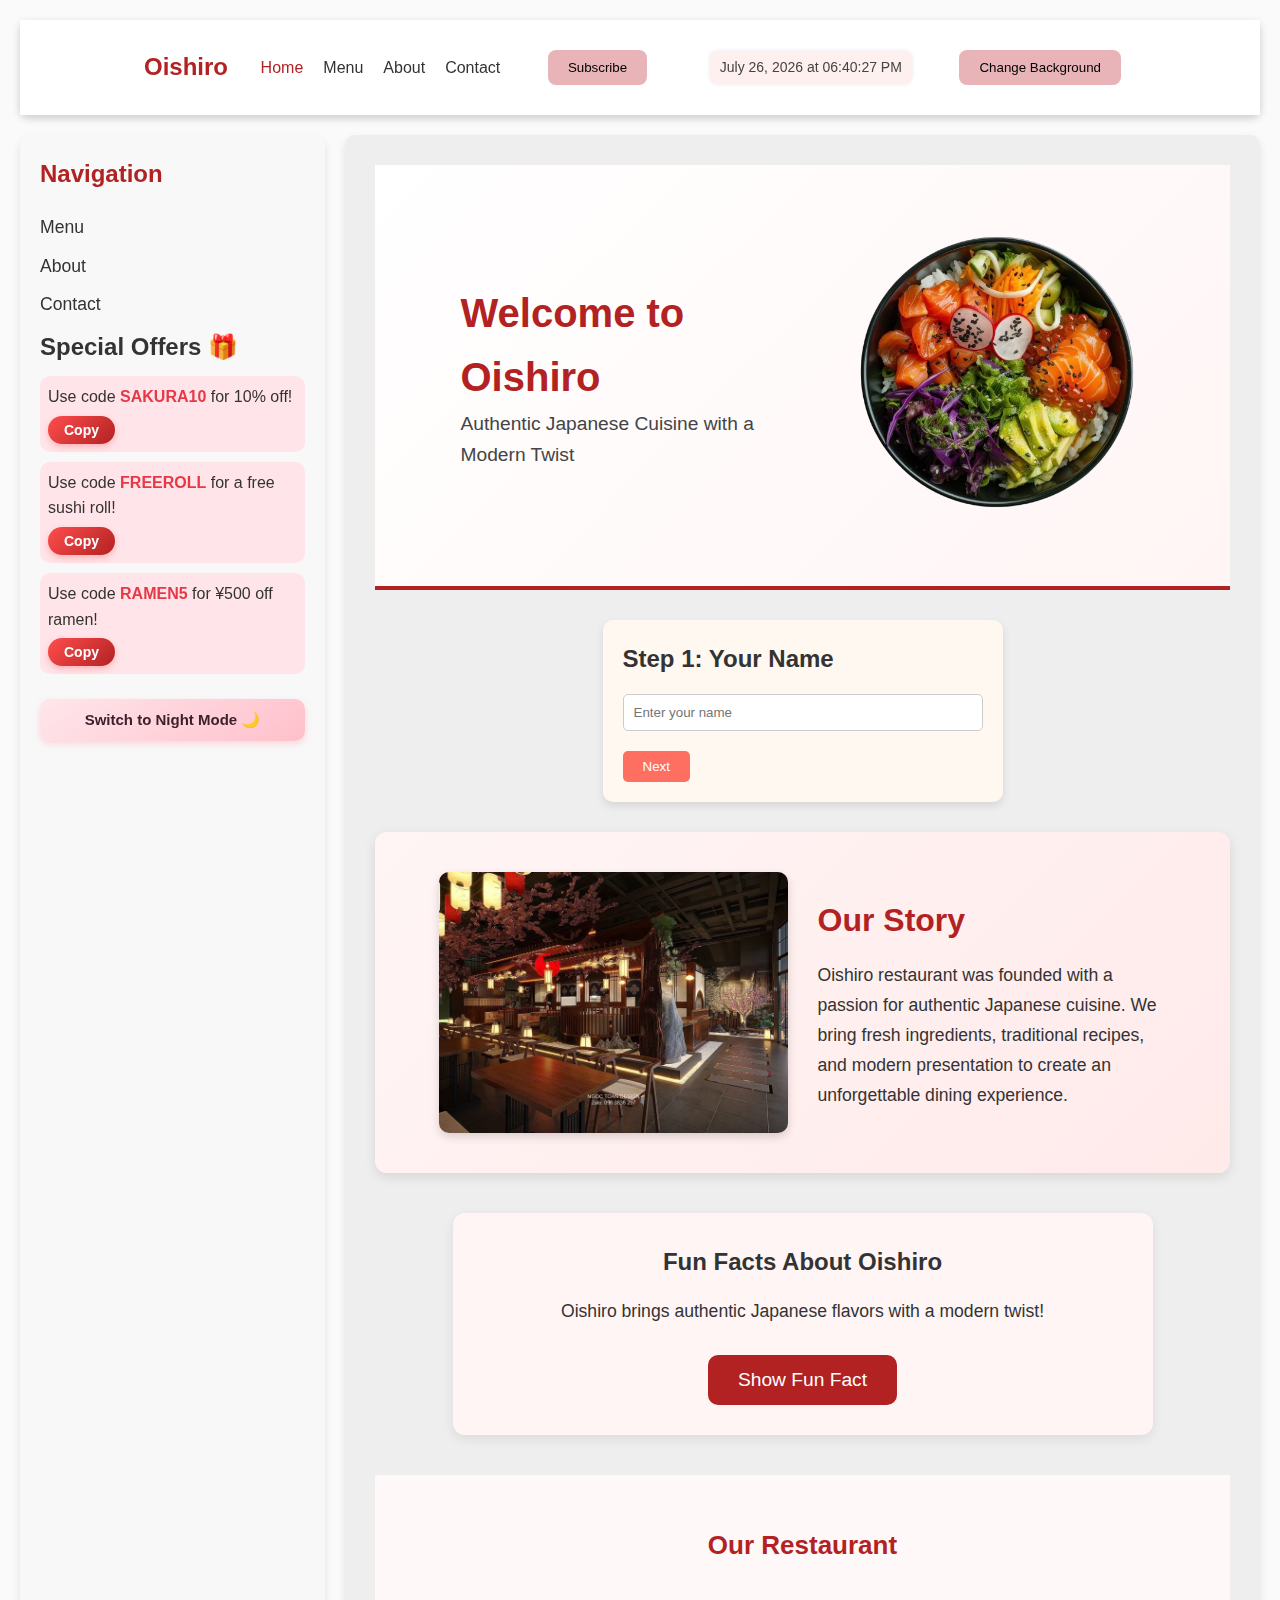
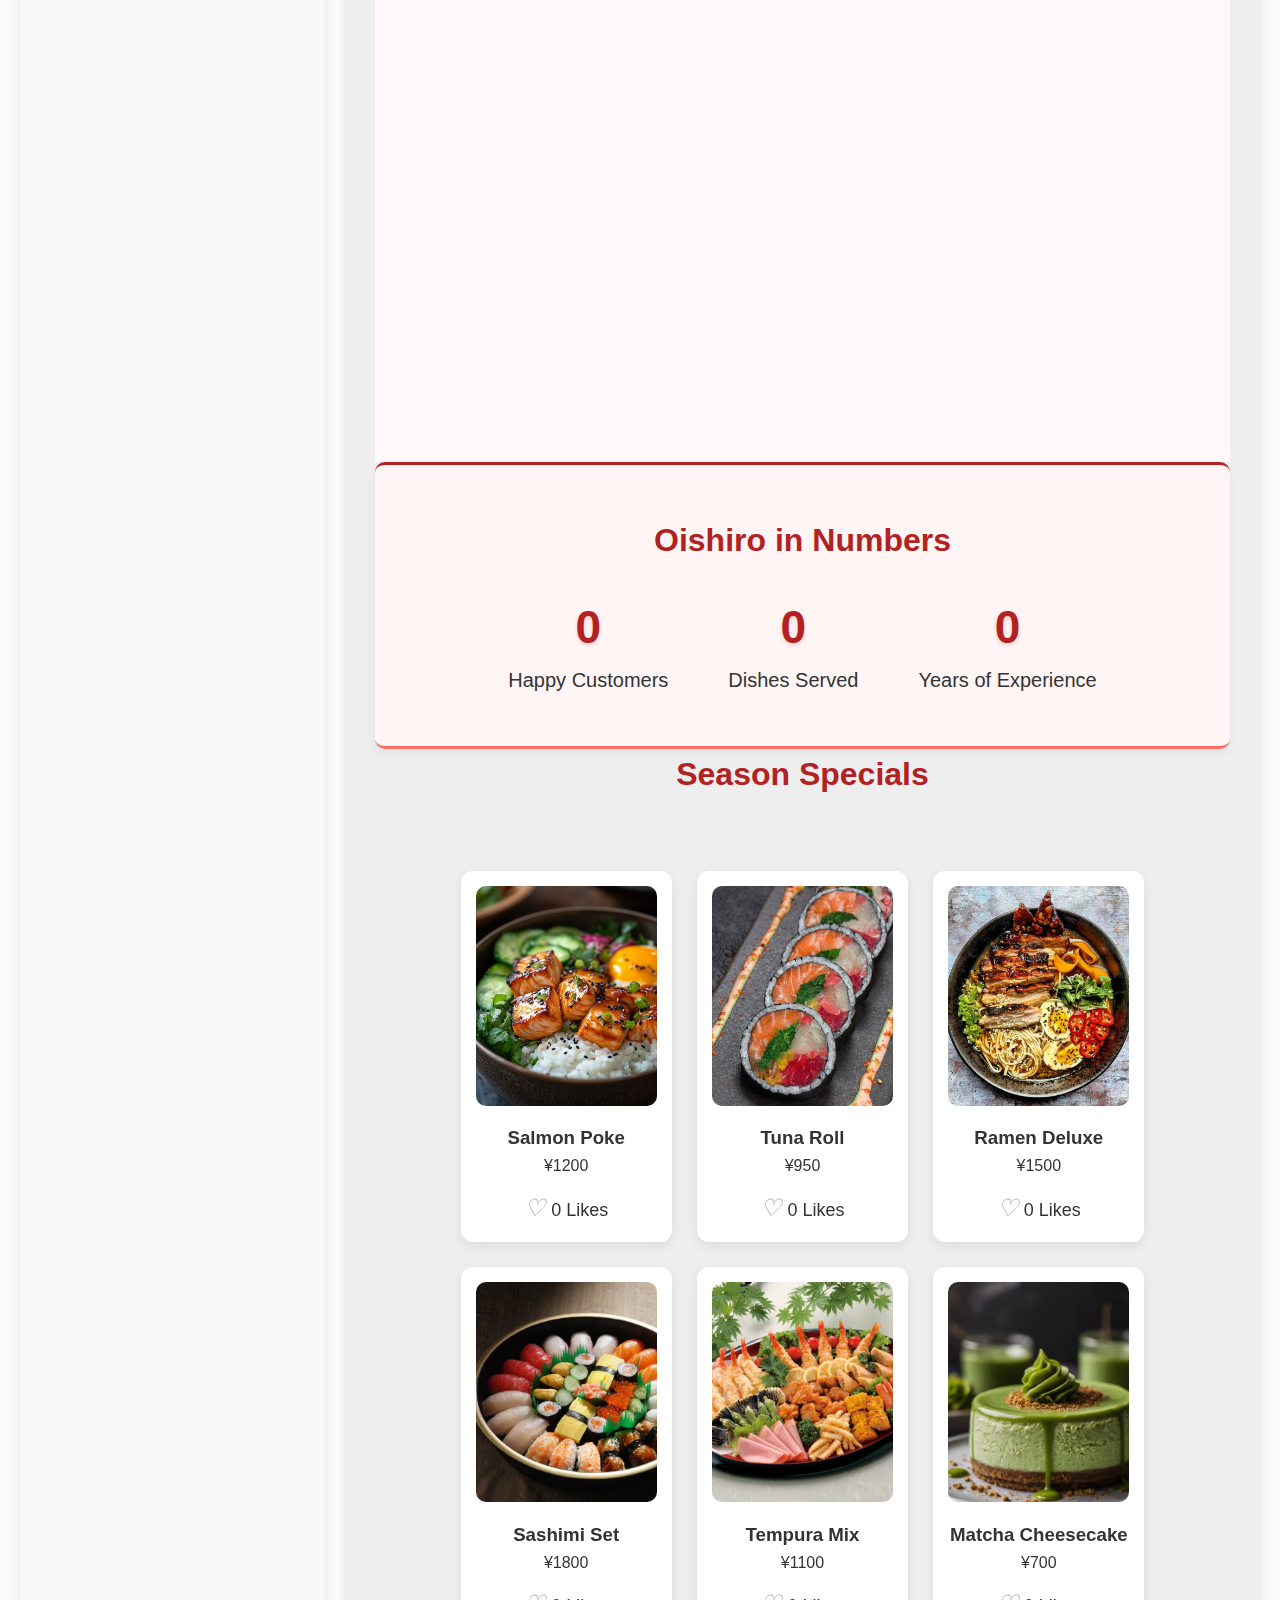
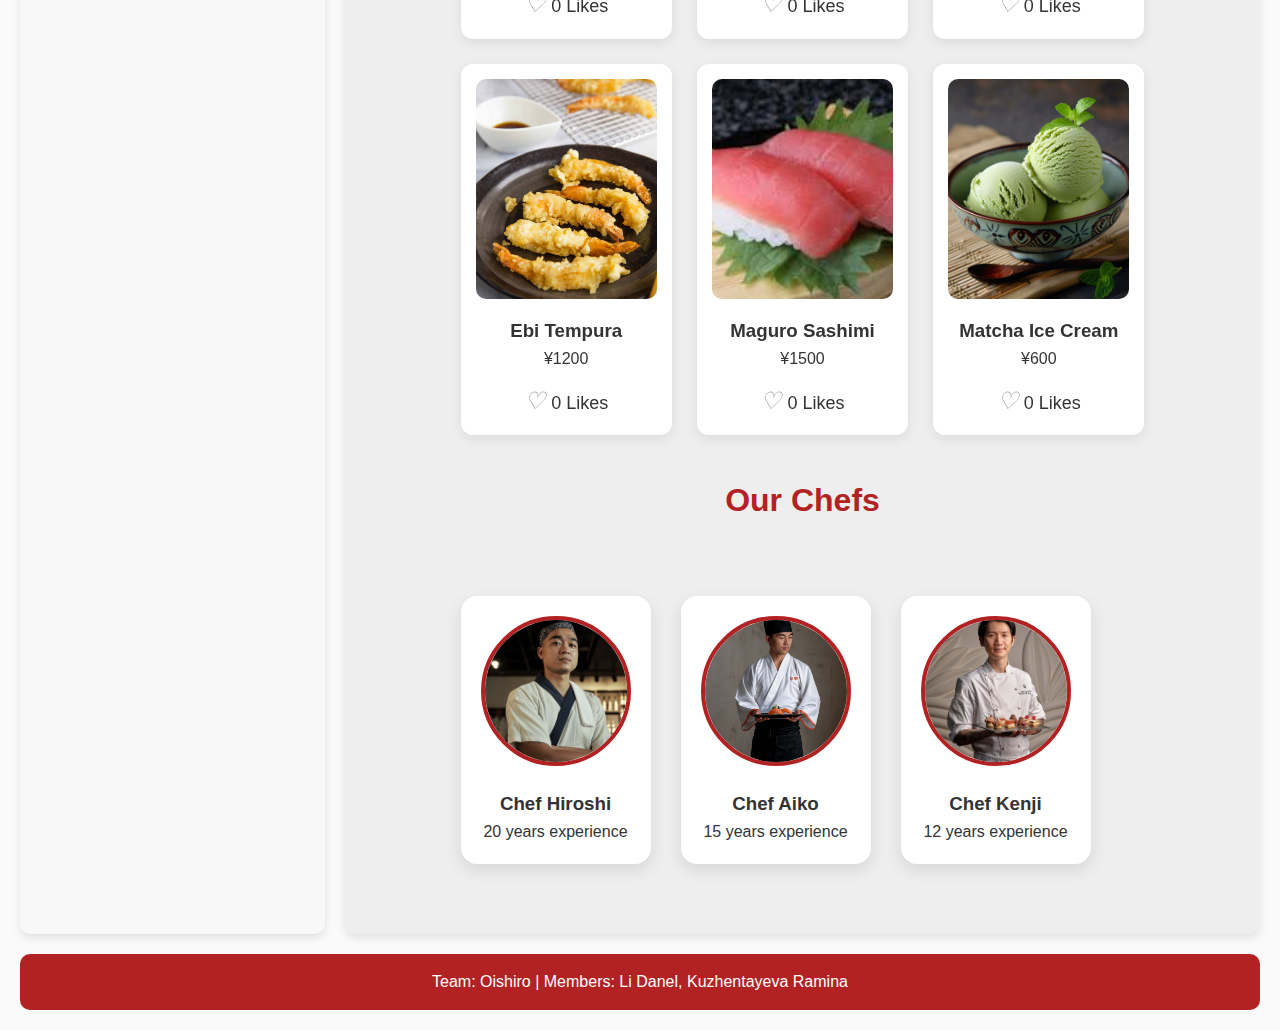
<file: index.html>
<!DOCTYPE html>
<html lang="en">
<head>
  <meta charset="UTF-8">
  <meta name="viewport" content="width=device-width, initial-scale=1.0">

  <title>Sakura Bowl - Home</title>
  <script src="https://code.jquery.com/jquery-3.6.0.min.js"></script>
  <script src="ModeSwitch.js"></script>

  <link rel="stylesheet" href="home.css">
</head>








<body class="home-page">
  <div id="progressBar"></div>

  <div class="container">


    <!-- Header -->
    <header class="header">
      <nav>
        <div class="logo">Oishiro</div>
        <ul>
          <li><a href="index.html" class="active">Home</a></li>
          <li><a href="menu.html">Menu</a></li>
          <li><a href="indexr.html">About</a></li>
          <li><a href="contact.html">Contact</a></li>
        </ul>
        <button id="openPopup" class="open-popup">Subscribe</button>
        <div class="datetime" id="datetime"></div>
        <button id="changeBg" class="bg-btn">Change Background</button>
      </nav>
    </header>


    <!-- Sidebar -->
    <aside class="sidebar">
      <h3>Navigation</h3>
      <ul>
        <li><a href="menu.html">Menu</a></li>
        <li><a href="indexr.html">About</a></li>
        <li><a href="contact.html">Contact</a></li>
      </ul>

      <section class="promo-section">
        <h2>Special Offers 🎁</h2>
        <div class="promo-item">
          <p>Use code <span class="promo-code">SAKURA10</span> for 10% off!</p>
          <button class="copy-btn" data-code="SAKURA10">Copy</button>
        </div>
        <div class="promo-item">
          <p>Use code <span class="promo-code">FREEROLL</span> for a free sushi roll!</p>
          <button class="copy-btn" data-code="FREEROLL">Copy</button>
        </div>
        <div class="promo-item">
          <p>Use code <span class="promo-code">RAMEN5</span> for ¥500 off ramen!</p>
          <button class="copy-btn" data-code="RAMEN5">Copy</button>
        </div>
        <div id="toast"></div>
      </section>
      
      <button id="modeToggle" class="mode-toggle"> Switch to Night Mode 🌙</button>




    </aside>

    <!-- Main -->
    <main class="main-container">


     
       
      <!-- Hero -->
      <section id="main-hero" class="hero">
        <div class="hero-left">
          <h1>Welcome to Oishiro</h1>
          <p>Authentic Japanese Cuisine with a Modern Twist</p>
        </div>
        <div class="hero-right">
          <div class="hero-bowl-wrapper">
            <img src="images/bowl_home.png" alt="Japanese Bowl" class="hero-bowl">
          </div>
        </div>
      </section>


       
      <form id="multiStepForm" class="multi-step-form">
      <!-- Step 1 -->
      <div class="step" data-step="1">
        <h2>Step 1: Your Name</h2>
        <input type="text" name="name" placeholder="Enter your name">
        <div class="buttons">
          <button type="button" class="nextBtn">Next</button>
        </div>
      </div>


   


      <!-- Step 2 -->
      <div class="step" data-step="2" style="display:none">
        <h2>Step 2: Your Feedback</h2>
        <textarea name="feedback" placeholder="Enter your suggestion or feedback"></textarea>
        <div class="buttons">
          <button type="button" class="backBtn">Back</button>
          <button type="submit">Submit</button>
        </div>
      </div>
      </form>
      <!-- Story -->
      <section class="story">
       
        <img src="images/interier.jpg" alt="Restaurant Story">
        <div>
          <h2>Our Story</h2>
          <p>
            Oishiro restaurant was founded with a passion for authentic Japanese cuisine.
            We bring fresh ingredients, traditional recipes, and modern presentation
            to create an unforgettable dining experience.
          </p>
        </div>
      </section>


      <!--Restautant Fun Facts-->
      <section class="restaurant-info" id="restaurantInfo">
        <h2>Fun Facts About Oishiro</h2>
        <p id="restaurantText">
            Oishiro brings authentic Japanese flavors with a modern twist!
        </p>
        <button id="infoBtn">Show Fun Fact</button>
      </section>

      <!-- Lazy Loading Gallery -->
    <section class="restaurant-gallery">
      <h2>Our Restaurant</h2>
      <div class="gallery-container">
        <img class="lazy" data-src="images/restaurant1.jpg" alt="Restaurant Interior">
        <img class="lazy" data-src="images/restaurant2.jpg" alt="Cozy Dining Area">
        <img class="lazy" data-src="images/restaurant3.jpg" alt="Chef in Kitchen">
      </div>
    </section>
      <!-- Stats Section -->

      <section class="stats-section">
        <h2>Oishiro in Numbers</h2>
        <div class="stats-grid">
          <div class="stat"><span class="count" data-target="1500">0</span><p>Happy Customers</p></div>
          <div class="stat"><span class="count" data-target="120">0</span><p>Dishes Served</p></div>
          <div class="stat"><span class="count" data-target="15">0</span><p>Years of Experience</p></div>
        </div>
      </section>



      <!-- Season Specials -->
  <section class="new-dishes">
  <h2>Season Specials</h2>
  <div class="dish-grid">
   
    <div class="dish-card">
      <img src="images/salmon_poke.jpg" alt="Salmon Poke">
      <div class="overlay"><p>Fresh salmon poke bowl</p></div>
      <h3>Salmon Poke</h3>
      <p>¥1200</p>


      <div class="like-box">
      <i class="heart">♡</i>
      <span class="count">0</span> Likes
      </div>
     
    </div>
    <div class="dish-card">
      <img src="images/tuna_roll.jpg" alt="Tuna Roll">
      <div class="overlay"><p>Classic tuna sushi roll</p></div>
      <h3>Tuna Roll</h3>
      <p>¥950</p>


      <div class="like-box">
      <i class="heart">♡</i>
      <span class="count">0</span> Likes
      </div>


    </div>




    <div class="dish-card">
      <img src="images/ramen_deluxe.jpg" alt="Ramen Deluxe">
      <div class="overlay"><p>Deluxe ramen with shrimp and egg</p></div>
      <h3>Ramen Deluxe</h3>
      <p>¥1500</p>


      <div class="like-box">
      <i class="heart">♡</i>
      <span class="count">0</span> Likes
      </div>
     
    </div>




    <div class="dish-card">
      <img src="images/sashimi_set.jpg" alt="Sashimi Set">
      <div class="overlay"><p>Assorted fresh sashimi</p></div>
      <h3>Sashimi Set</h3>
      <p>¥1800</p>


      <div class="like-box">
      <i class="heart">♡</i>
      <span class="count">0</span> Likes
      </div>


    </div>
    <div class="dish-card">
      <img src="images/tempura_mix.jpg" alt="Tempura Mix">
      <div class="overlay"><p>Crispy tempura assortment</p></div>
      <h3>Tempura Mix</h3>
      <p>¥1100</p>


      <div class="like-box">
      <i class="heart">♡</i>
      <span class="count">0</span> Likes
      </div>


    </div>
     


    <div class="dish-card">
      <img src="images/matcha_cheesecake.jpg" alt="Matcha Cheesecake">
      <div class="overlay"><p>Sweet matcha cheesecake</p></div>
      <h3>Matcha Cheesecake</h3>
      <p>¥700</p>


      <div class="like-box">
      <i class="heart">♡</i>
      <span class="count">0</span> Likes
      </div>


    </div>
   


    <div class="dish-card">
      <img src="images/ebi_tempura.jpg" alt="Ebi Tempura">
      <div class="overlay"><p>Golden fried shrimp tempura</p></div>
      <h3>Ebi Tempura</h3>
      <p>¥1200</p>


      <div class="like-box">
      <i class="heart">♡</i>
      <span class="count">0</span> Likes
      </div>
    </div>
    <div class="dish-card">
      <img src="images/maguro.jpg" alt="Maguro Sashimi">
      <div class="overlay"><p>Fresh tuna sashimi</p></div>
      <h3>Maguro Sashimi</h3>
      <p>¥1500</p>


      <div class="like-box">
      <i class="heart">♡</i>
      <span class="count">0</span> Likes
      </div>


    </div>
   


    <div class="dish-card">
      <img src="images/ice_cream.jpg" alt="Matcha Ice Cream">
      <div class="overlay"><p>Creamy green tea ice cream</p></div>
      <h3>Matcha Ice Cream</h3>
      <p>¥600</p>


      <div class="like-box">
      <i class="heart">♡</i>
      <span class="count">0</span> Likes
      </div>
    </div>


   


   


     


  </div>
</section>




      <!-- Chefs -->
      <section class="chefs">
        <h2>Our Chefs</h2>
        <div class="chef-grid">
          <div class="chef-card"><img src="images/chef_1.jpg"><h3>Chef Hiroshi</h3><p>20 years experience</p></div>
          <div class="chef-card"><img src="images/chef_2.jpg"><h3>Chef Aiko</h3><p>15 years experience</p></div>
          <div class="chef-card"><img src="images/shef_3.jpg"><h3>Chef Kenji</h3><p>12 years experience</p></div>
        </div>
      </section>
    </main>


    <!-- Footer -->
    <footer class="footer">
      <p>Team: Oishiro | Members: Li Danel, Kuzhentayeva Ramina</p>
     
    </footer>


  </div>
<!-- Popup Subscription -->
<div class="popup">
  <div class="popup-content">
    <button id="closePopup" class="close">&times;</button>
    <h2>Subscribe to our Newsletter</h2>
    <form id="subscribeForm">
      <input type="text" id="subscribeName" placeholder="Name">
      <input type="email" id="subscribeEmail" placeholder="Email">
      <input type="password" id="subscribePassword" placeholder="Password">
      <input type="password" id="subscribeConfirmPassword" placeholder="Confirm Password">
      <div id="formError" class="error-box"></div>
      <button type="submit" id="subscribeBtn">Subscribe</button>
    </form>
  </div>
</div>






<script src="NavKeyboard.js"></script>
<script src="home.js"></script>


</body>
</html>
</file>
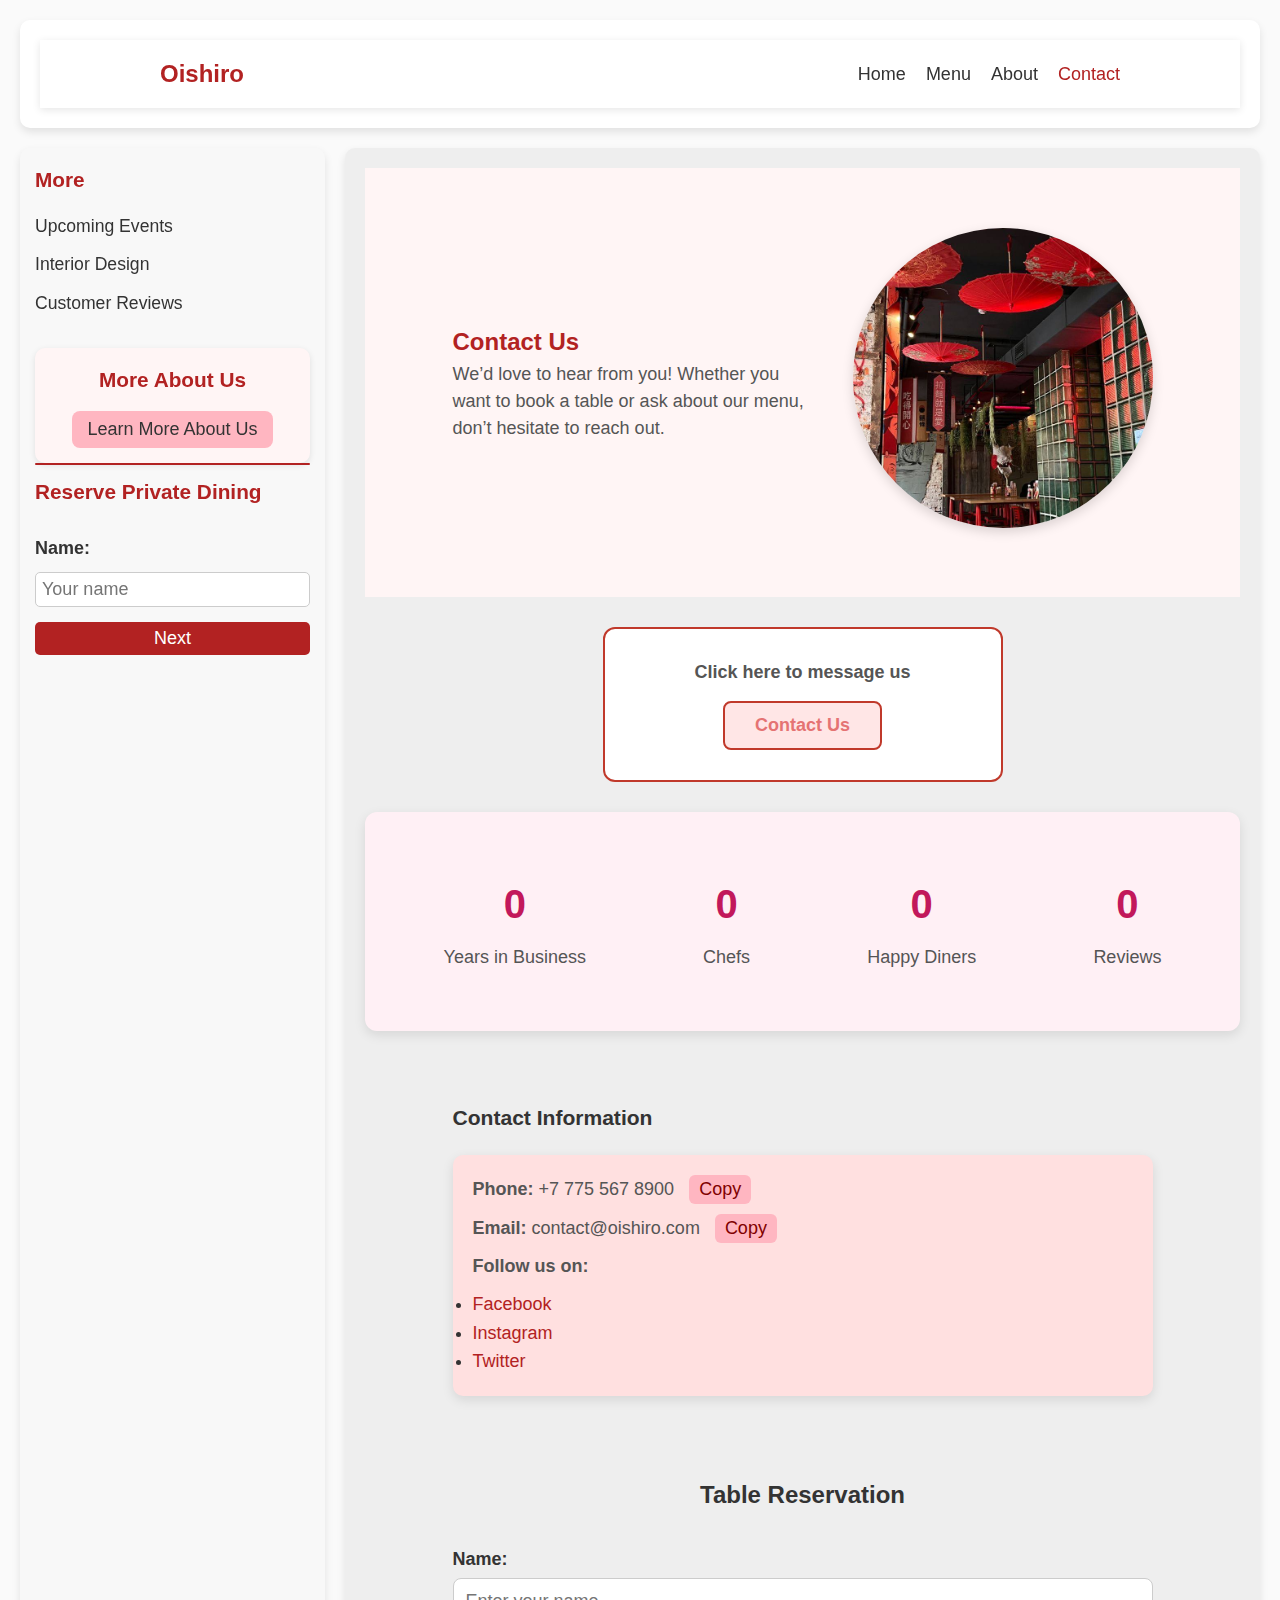
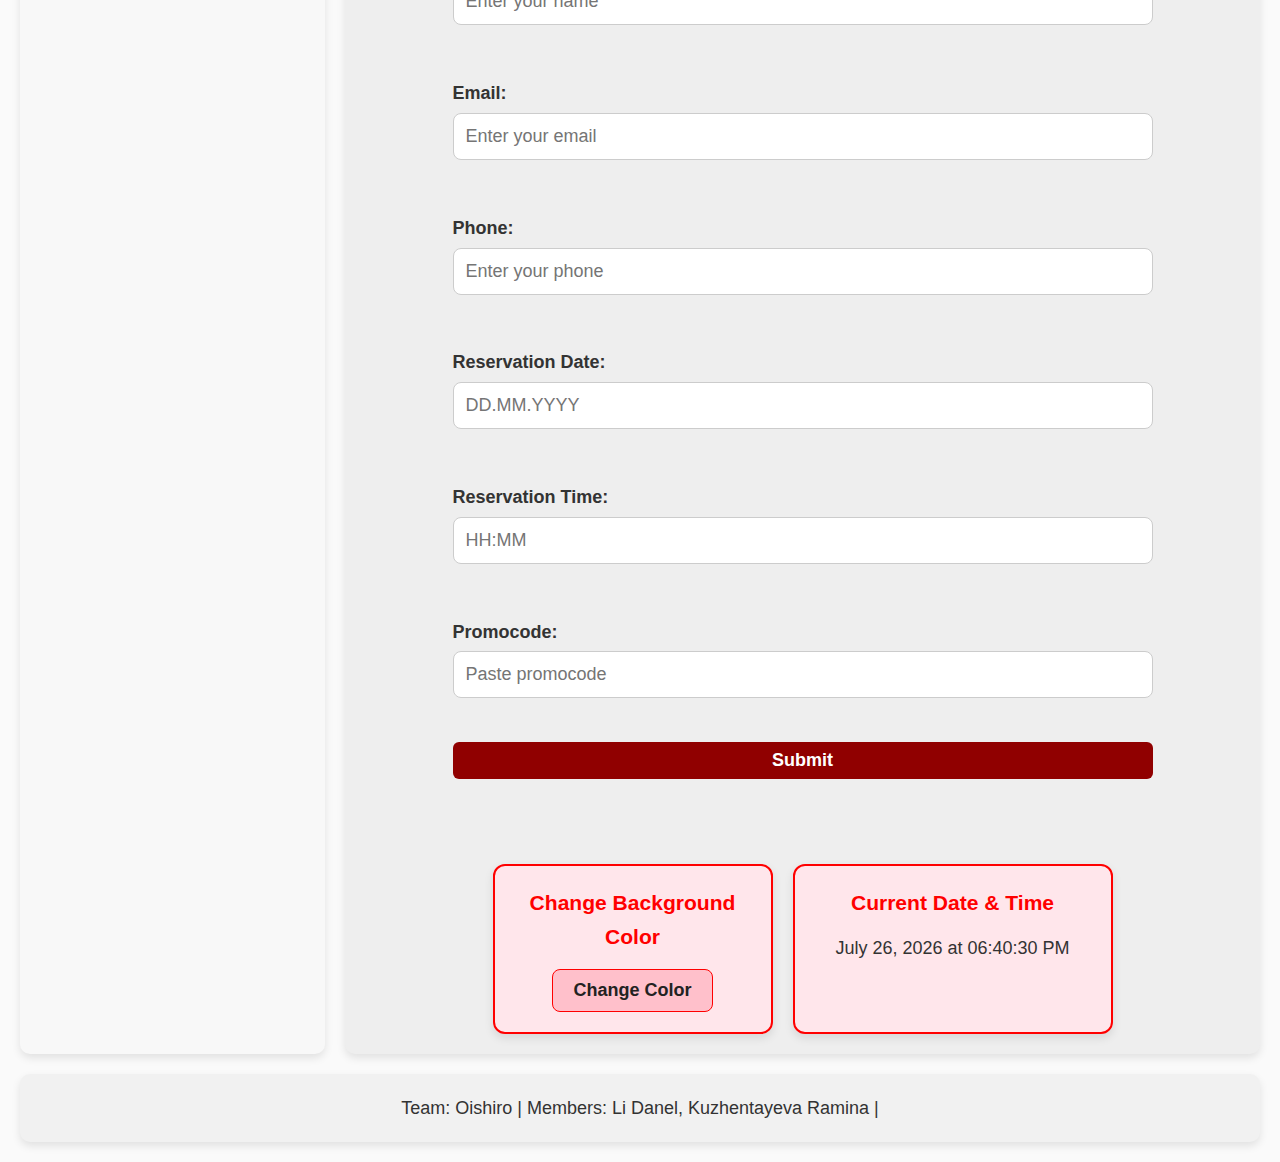
<file: contact.html>
<!DOCTYPE html>
<html lang="en">
<head>
  <meta charset="UTF-8">
  <meta name="viewport" content="width=device-width, initial-scale=1.0">
  <title>Contact Us | Oishiro</title>
  <link rel="stylesheet" href="contact.css">
 



</head>
<body class="contact-page">
<div id="notification-container"></div>


    <div class="container">

  <!-- Navigation -->
  <header class="header">
  <nav>
    <div class="logo">Oishiro</div>
    <ul id ="nav-menu">
      <li><a href="index.html" >Home</a></li>
      <li><a href="menu.html" >Menu</a></li>
      <li><a href="indexr.html" tabindex="0">About</a></li>
      <li><a href="contact.html" class="active" tabindex="0">Contact</a></li>
    </ul>
  </nav>
  </header>

  <!-- Sidebar -->
<aside class="sidebar">
  <h3>More</h3>
  <ul>
    <li><a href="indexr.html">Upcoming Events</a></li>
    <li><a href="indexr.html">Interior Design</a></li>
    <li><a href="indexr.html">Customer Reviews</a></li>
    
  </ul>

<div class="about-more-container">
  <h3>More About Us</h3>
  <button id="load-info-btn">Learn More About Us</button>
  <div id="info-result"></div>
</div>

<hr class="sidebar-divider">


  <h3>Reserve Private Dining</h3>

  <form id="privateFormSidebar" class="sidebar-form">
    <!-- Шаг 1 -->
    <div class="form-step step-active">
      <label for="guestName">Name:</label>
      <input type="text" id="guestName" name="guestName" required placeholder="Your name">
      <button type="button" class="next-btn">Next</button>
    </div>

    <!-- Шаг 2 -->
    <div class="form-step">
      <label for="guests">Guests:</label>
      <input type="number" id="guests" name="guests" min="1" max="10" required>
      <button type="button" class="back-btn">Back</button>
      <button type="button" class="next-btn">Next</button>
    </div>

    <!-- Шаг 3 -->
    <div class="form-step">
      <label for="occasion">Occasion:</label>
      <select id="occasion" name="occasion" required>
        <option value="">Select occasion</option>
        <option value="birthday">Birthday</option>
        <option value="corporate">Corporate Event</option>
        <option value="anniversary">Anniversary</option>
      </select>
      <button type="button" class="back-btn">Back</button>
      <button type="submit">Submit</button>
    </div>
  </form>
</aside>
<!-- Reservation Modal -->
<div id="reservation-modal" class="modal">
  <div class="modal-content">
    <span class="close">&times;</span>
    <h3 id="reservation-title"></h3>
    <p id="reservation-description"></p>
  </div>
</div>




 <main class="main-content">
  <!-- Hero Section -->
  <section class="menu-hero">
    <div class="menu-hero-left">
      <h2>Contact Us</h2>
      <p>We’d love to hear from you! Whether you want to book a table or ask about our menu, don’t hesitate to reach out.</p>
    </div>
    <div class="menu-hero-right">
      <div class="menu-h1-wrapper">
        <img src="image/p1.jpg" alt="Rotating Bowl" class="menu-h1">
      </div>
    </div>
  </section>
  

<!-- Контейнер с надписью и кнопкой -->
<div class="contact-action-box">
  <p class="contact-message-text">Click here to message us</p>
  <button id="openPopupBtn" class="contact-popup-btn">Contact Us</button>
</div>

<!-- Затемнение фона и всплывающее окно -->
<div id="popupForm" class="popup-overlay">
  <div class="popup-content">
    <span class="close-btn" id="closePopupBtn">&times;</span>
    <h2>Contact Us</h2>
    <form id="contactForm">
      <label for="contactName">Name:</label>
      <input type="text" id="contactName" name="name" required>

      <label for="contactEmail">Email:</label>
      <input type="email" id="contactEmail" name="email" required>

      <label for="contactMessage">Message:</label>
      <textarea id="contactMessage" name="message" rows="4" required></textarea>

      <button type="submit" class="submit-btn">Send Message</button>
    </form>
  </div>
</div>

<!-- Restaurant Stats Section -->
<section class="restaurant-stats">
  <div class="stats-container">
    <div class="stat-item">
      <h3 class="counter" data-target="5">0</h3>
      <p>Years in Business</p>
    </div>
    <div class="stat-item">
      <h3 class="counter" data-target="10">0</h3>
      <p>Chefs</p>
    </div>
    <div class="stat-item">
      <h3 class="counter" data-target="2500">0</h3>
      <p>Happy Diners</p>
    </div>
    <div class="stat-item">
      <h3 class="counter" data-target="500">0</h3>
      <p>Reviews</p>
    </div>
  </div>
</section>


  <!-- Contact Information Section -->
  <section class="contact-info">
    <h3>Contact Information</h3>
    <div class="info-box">
  <p>
    <strong>Phone:</strong> +7 775 567 8900
    <button class="copy-btn" data-clipboard-text="+77755678900" title="Copy to clipboard">Copy</button>
  </p>
  <p>
    <strong>Email:</strong> contact@oishiro.com
    <button class="copy-btn" data-clipboard-text="contact@oishiro.com" title="Copy to clipboard">Copy</button>
  </p>
  <p><strong>Follow us on:</strong></p>
  <ul>
      <li><a href="https://facebook.com/Oishiro" target="_blank">Facebook</a></li>
      <li><a href="https://instagram.com/Oishiro" target="_blank">Instagram</a></li>
      <li><a href="https://twitter.com/Oishiro" target="_blank">Twitter</a></li>
  </ul>
</div>

</section>


  
  <!-- Reservation Form -->
<section class="reservation">
  <h2 class="reservation-title">Table Reservation</h2> 
  <form id="myForm">
    <label for="resName">Name:</label>
    <input type="text" id="resName" name="resName" required placeholder="Enter your name"><br>

    <label for="resEmail">Email:</label>
    <input type="text" id="resEmail" name="resEmail" required placeholder="Enter your email"><br>

    <label for="phone">Phone:</label>
    <input type="text" id="phone" name="phone" required placeholder="Enter your phone"><br>

    <label for="date">Reservation Date:</label>
    <input type="text" id="date" name="date" required placeholder="DD.MM.YYYY"><br>

    <label for="time">Reservation Time:</label>
    <input type="text" id="time" name="time" required placeholder="HH:MM"><br>

    <label for="promo">Promocode:</label>
    <input type="text" id="resPromo" name="resPromo" required placeholder="Paste promocode"><br>

    <button type="submit">Submit</button>
  </form>
   <!-- Место для вывода успешного сообщения -->
  <div id="successMessage" style="display:none; color:green; margin-top:10px; font-weight:bold;">
    Reservation successfully submitted!
  </div>
</section>

<!-- Контейнер для двух заданий -->
<section class="extra-tasks">

  <!-- Task 4: Change Background Color -->
  <div class="task-box">
    <h3>Change Background Color</h3>
    <button id="changeColorBtn">Change Color</button>
  </div>

  <!-- Task 5: Display Current Date and Time -->
  <div class="task-box" id="dateTimeBox">
    <h3>Current Date & Time</h3>
    <p id="dateTimeDisplay">Loading...</p>
  </div>

</section>

  </main>


  <footer class="footer">
    <p>Team: Oishiro | Members: Li Danel, Kuzhentayeva Ramina |</p>
  </footer>

  </div>
<script src="keyboardNav.js"></script>
<script src="themeSwitch.js"></script>
<script src="reservationSidebar.js"></script>
<script src="aboutMore.js"></script>
<script src="contactus.js"></script>
<script src="JavaScript.js"></script>
<script src="changeBackground.js"></script>
<script src="showDateTime.js"></script>
<script src="https://ajax.googleapis.com/ajax/libs/jquery/3.7.1/jquery.min.js"></script>
<script src="jquery-contact.js"></script>
</body>
</html>
</file>
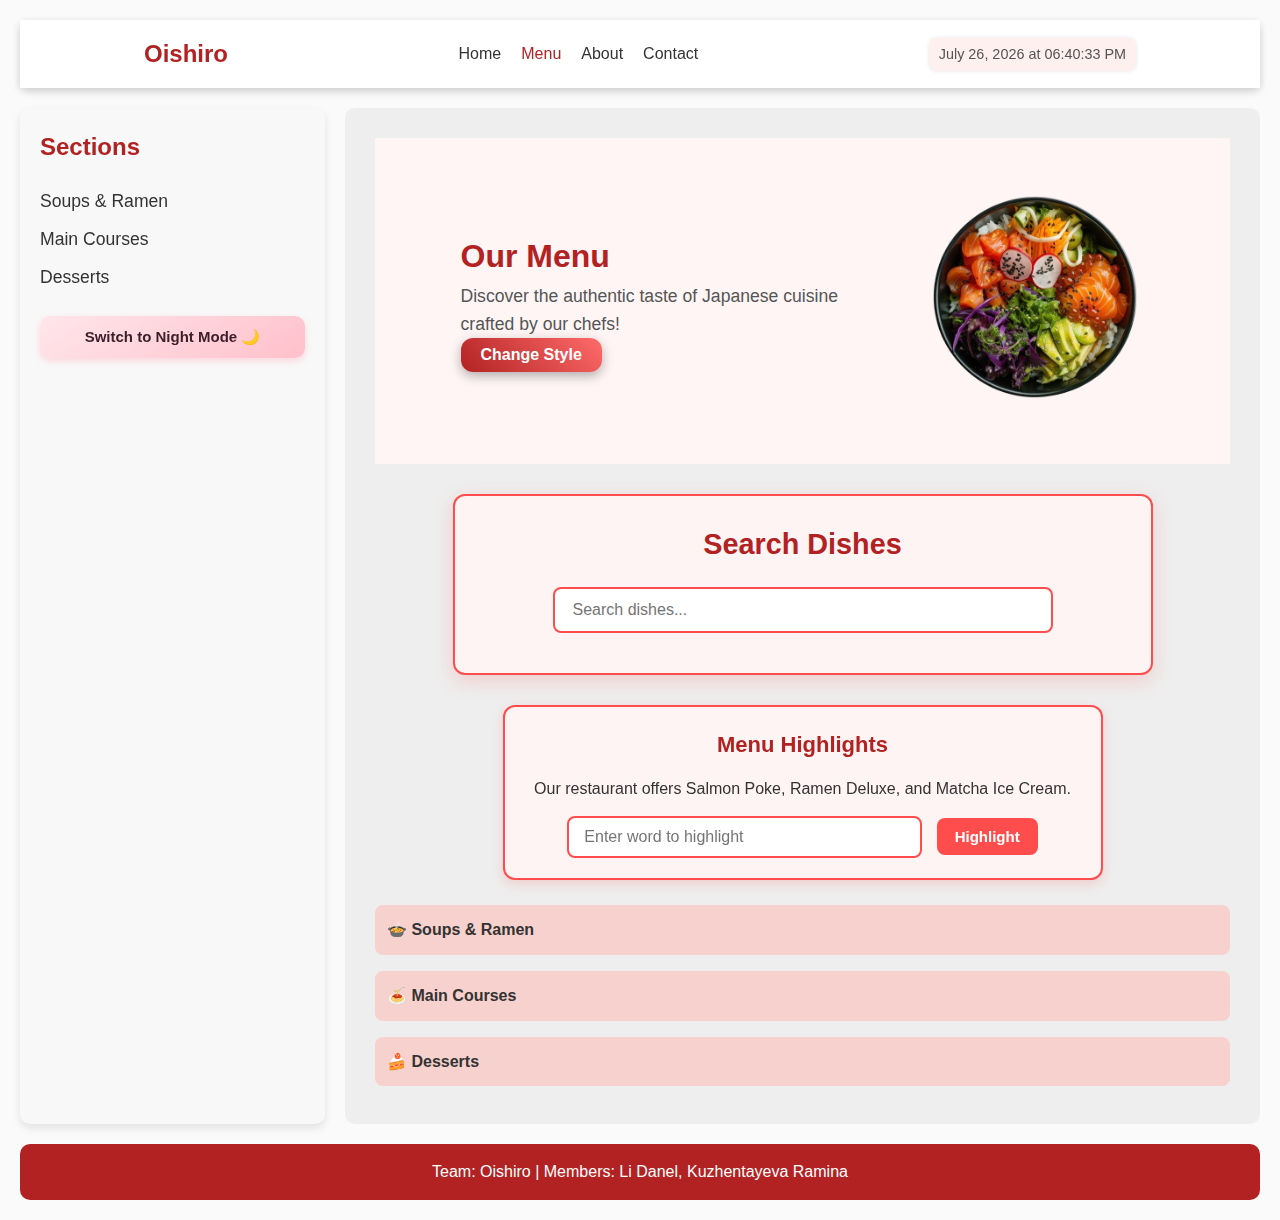
<file: menu.html>
<!DOCTYPE html>
<html lang="en">
<head>
  <meta charset="UTF-8">
  <meta name="viewport" content="width=device-width, initial-scale=1.0">
  <title>Menu | Food Vibes</title>
  <script src="https://code.jquery.com/jquery-3.6.0.min.js"></script>
  <script src="ModeSwitch.js"></script>

  <link rel="stylesheet" href="menu.css">
</head>





<body class="menu-page">
  <div id="progressBar"></div>

  <div class="container">


    <!-- Header -->
    <header class="header">
      <nav>
        <div class="logo">Oishiro</div>
        <ul>
          <li><a href="index.html">Home</a></li>
          <li><a href="menu.html" class="active">Menu</a></li>
          <li><a href="indexr.html">About</a></li>
          <li><a href="contact.html">Contact</a></li>
        </ul>
        <div class="datetime" id="datetime"></div>
      </nav>
    </header>


    <!-- Sidebar -->
    <aside class="sidebar">
      <h3>Sections</h3>
      <ul>
        <li><a href="#soups">Soups & Ramen</a></li>
        <li><a href="#mains">Main Courses</a></li>
        <li><a href="#desserts">Desserts</a></li>
      </ul>

      <button id="modeToggle" class="mode-toggle"> 🌙 Switch to Night Mode</button>
    </aside>


    <!-- Main -->
    <main class="main-container">
      <!-- Hero -->
      <section class="menu-hero">
        <div class="menu-hero-left">
          <h2>Our Menu</h2>
          <p>Discover the authentic taste of Japanese cuisine crafted by our chefs!</p>
          <button id="styleToggleBtn">Change Style</button>
        </div>
        <div class="menu-hero-right">
          <div class="menu-bowl-wrapper">
            <img src="images/bowl_home.png" alt="Menu" class="menu-bowl">
          </div>
        </div>
      </section>

      <!-- Search Section -->
    <section id="searchSection">
      <h2>Search Dishes</h2>
      <input type="text" id="searchInput" placeholder="Search dishes...">
      <ul id="suggestions" class="suggestions"></ul>
    </section>

    <!-- Highlight Section -->
    <section class="highlight-section">
      <h3>Menu Highlights</h3>
      <p>Our restaurant offers Salmon Poke, Ramen Deluxe, and Matcha Ice Cream.</p>
      <input type="text" id="highlightInput" placeholder="Enter word to highlight">
      <button id="highlightBtn">Highlight</button>
    </section>
     
      <!-- Soups and Ramen -->
       <section class="accordion-container">
        <div class="accordion-title">🍲 Soups & Ramen</div>
        <div class="accordion-content">
          <section id="soups">
            <h2 class="section-title">🍲 Soups and Ramen</h2>
            <label for="productFilter">Filter Dishes:</label>
            <select id="productFilterSoups">
              <option value="all">All</option>
              <option value="price-low">Price ≤ $10</option>
              <option value="price-high">Price > $10</option>
             
            </select>
            <div class="menu-grid">
              <div class="menu-item">
                <img src="images/soba_soup.jpg" alt="Soba soup">
                <div class="overlay"><p>Soba noodle soup</p></div>
                <h3 class="menu-item-title">Soba Soup</h3>
                <p>Traditional buckwheat noodles in light soy broth with green onions.</p>
                <strong>$8</strong>
              </div>
            <div class="menu-item">
              <img src="images/ramen_deluxe.jpg" alt="Ramen Deluxe">
              <div class="overlay"><p>Pork ramen with shrimp</p></div>
              <h3 class="menu-item-title">Ramen Deluxe</h3>
              <p>Rich pork broth ramen with shrimp, egg, nori, and fresh vegetables.</p>
              <strong>$14</strong>
            </div>
            <div class="menu-item">
              <img src="images/shoyo_ramen.jpg" alt="Shoyu Ramen">
              <div class="overlay"><p>Soy sauce ramen</p></div>
              <h3 class="menu-item-title">Shoyu Ramen</h3>
              <p>Classic soy sauce ramen with chicken, bamboo shoots, and soft egg.</p>
              <strong>$12</strong>
          </div>
        </div>


        <!--Контейнер для доп блюд-->
        <div id="moreDishesSoups" class="menu-grid"></div>
        <button id="loadMoreBtnSoups" class="load-more-btn">Load More Dishes</button>


      </section>
    </div>
  </section>
  <!-- Main Courses -->
   <section class="accordion-container">
      <div class="accordion-title">🍝 Main Courses</div>
      <div class="accordion-content">
        <section id="mains">
        <h2 class="section-title">🍝 Main Courses</h2>
        <label for="productFilter">Filter Dishes:</label>
        <select id="productFilterMains">
          <option value="all">All</option>
          <option value="price-low">Price ≤ $10</option>
          <option value="price-high">Price > $10</option>
         
        </select>
        <div class="menu-grid">
          <div class="menu-item">
            <img src="images/katsudon.jpg" alt="Katsudon">
            <div class="overlay"><p>Pork cutlet rice bowl</p></div>
            <h3 class="menu-item-title">Katsudon</h3>
            <p>Deep-fried pork cutlet served over rice with egg and sweet soy sauce.</p>
            <strong>$13</strong>
            </div>
        <div class="menu-item">
          <img src="images/Salmon_Teriyaki.jpg" alt="Salmon Teriyaki Steak">
          <div class="overlay"><p>Grilled salmon teriyaki</p></div>
          <h3 class="menu-item-title">Salmon Teriyaki</h3>
          <p>Grilled salmon glazed with teriyaki sauce, served with rice and salad.</p>
          <strong>$18</strong>
        </div>
      <div class="menu-item">
        <img src="images/sashimi_set.jpg" alt="Sashimi Set">
        <div class="overlay"><p>Assorted sashimi set</p></div>
        <h3 class="menu-item-title">Sashimi Set</h3>
        <p>Assorted fresh sashimi: tuna, salmon, yellowtail, and white fish.</p>
        <strong>$22</strong>
      </div>
    </div>
    <!--Контейнер для доп блюд-->
    <div id="moreDishesMains" class="menu-grid"></div>
    <button id="loadMoreBtnMains" class="load-more-btn">Load More Dishes</button>
  </section>
  </div>
</section>


<!-- Desserts -->
 <section class="accordion-container">
  <div class="accordion-title">🍰 Desserts</div>
  <div class="accordion-content">
<section id="desserts">
  <h2 class="section-title">🍰 Desserts</h2>
  <label for="productFilter">Filter Dishes:</label>
  <select id="productFilterDesserts">
    <option value="all">All</option>
    <option value="price-low">Price ≤ $10</option>
    <option value="price-high">Price > $10</option>
   
  </select>
  <div class="menu-grid">
    <div class="menu-item">
      <img src="images/Dorayaki.jpg" alt="Dorayaki">
      <div class="overlay"><p>Red bean pancake</p></div>
      <h3 class="menu-item-title">Dorayaki</h3>
      <p>Fluffy Japanese pancakes filled with sweet red bean paste.</p>
      <strong>$6</strong>
    </div>
    <div class="menu-item">
      <img src="images/takoyaki.jpg" alt="Takoyaki">
      <div class="overlay"><p>Octopus balls snack</p></div>
      <h3 class="menu-item-title">Crispy Takoyaki</h3>
      <p>Famous Osaka street snack with octopus, topped with bonito flakes.</p>
      <strong>$9</strong>
    </div>
    <div class="menu-item">
      <img src="images/ice_cream.jpg" alt="Green Tea Ice Cream">
      <div class="overlay"><p>Green tea ice cream</p></div>
      <h3 class="menu-item-title">Green Tea Ice Cream</h3>
      <p>Creamy matcha ice cream with a rich and refreshing flavor.</p>
      <strong>$5</strong>
    </div>
  </div>
  <!--Контейнер для доп блюд-->
  <div id="moreDishesDesserts" class="menu-grid"></div>
  <button id="loadMoreBtnDesserts" class="load-more-btn">Load More Dishes</button>
</section>
  </div>
 </section>
</main>
<!-- Footer -->
<footer class="footer">
  <p>Team: Oishiro | Members: Li Danel, Kuzhentayeva Ramina</p>
</footer>
</div>


<script src="NavKeyboard.js"></script>
<script src="menu.js"></script>


</body>
</html>
</file>
<file: home.css>
/* === Базовые стили === */
* {
  margin: 0;
  padding: 0;
  box-sizing: border-box;
}


body {
  font-family: "Segoe UI", Arial, sans-serif;
  line-height: 1.6;
  background: #fafafa;
  color: #333;
}
/*Multi steps*/


.multi-step-form {
  background-color: #fff8f0;
  padding: 20px;
  border-radius: 10px;
  max-width: 400px;
  margin: 30px auto;
  box-shadow: 0 4px 8px rgba(0,0,0,0.1);
}


.multi-step-form h2 {
  font-size: 1.5rem;
  margin-bottom: 15px;
  color: #333;
}


.multi-step-form input {
  width: 100%;
  padding: 10px;
  margin-bottom: 20px;
  border: 1px solid #ccc;
  border-radius: 5px;
}


.multi-step-form .buttons {
  display: flex;
  justify-content: space-between;
}
.multi-step-form button {
  padding: 8px 20px;
  background-color: #ff6f61;
  color: white;
  border: none;
  border-radius: 5px;
  cursor: pointer;
}


.multi-step-form button:hover {
  background-color: #ff3b2e;
}




/*Restaurant info changes*/
.restaurant-info {
  text-align: center;
  margin: 40px auto;
  padding: 30px;
  max-width: 700px;
  background: #fff5f5;
  border-radius: 12px;
  box-shadow: 0 4px 12px rgba(0,0,0,0.08);
  transition: background-color 0.5s ease, color 0.5s ease;
}
.restaurant-info p{
  padding: 0 10px
}


#restaurantText {
  transition: color 0.5s, opacity 0.5s;
  opacity: 1;
  font-size: 1.1rem;
  line-height: 1.6;
  margin: 15px 0;
}


#infoBtn {
  margin-top: 15px;
  padding: 14px 30px;
  font-size: 1.2rem;
  border: none;
   border-radius: 10px;
  background-color: #b22222;
  color: #fff;
  cursor: pointer;
  transition: transform 0.2s, background-color 0.3s, color 0.3s, box-shadow 0.3s;
}


#infoBtn:hover {
  transform: scale(1.05);
  box-shadow: 0 4px 12px rgba(0,0,0,0.2);
 
}




/*==Likes==*/
.like-box {
  text-align: center;
  margin-top: 10px;
  font-size: 18px;
}


.heart {
  cursor: pointer;
  font-size: 24px;
  transition: color 0.3s;
  color: #aaa;
}


.heart.liked {
  color: red;
}








/*==datetime==*/
.datetime {
  font-size: 0.9rem;
  color: #555;
  background: #fff0f0;
  padding: 5px 10px;
  border-radius: 8px;
  box-shadow: 0 0 4px rgba(0,0,0,0.1);
}




.datetime {
  font-size: 14px;
  color: #444;
  margin-left: 15px;
}

/* ===========================
   POPUP STYLING
=========================== */
/* Popup styles */
.popup {
  display: none;
  position: fixed;
  top: 0; left: 0; right: 0; bottom: 0;
  background: rgba(0,0,0,0.5);
  justify-content: center;
  align-items: center;
}


.popup-content {
  background: #fff;
  padding: 20px 30px;
  border-radius: 10px;
  text-align: center;
  position: relative;
  width: 300px;
}


.close {
  position: absolute;
  top: 10px;
  right: 15px;
  font-size: 20px;
  background: none;
  border: none;
  cursor: pointer;
}


.error-box {
  color: red;
  font-size: 14px;
  margin: 10px 0;
}


.bg-btn, .open-popup {
  margin: 15px;
  padding: 10px 20px;
  background-color: #e8b4b8;
  border: none;
  border-radius: 8px;
  cursor: pointer;
}

.popup {
  display: none; /* скрыта по умолчанию */
  position: fixed;
  top: 0;
  left: 0;
  width: 100%;
  height: 100%;
  background-color: rgba(0,0,0,0.6); /* затемнённый фон */
  justify-content: center;
  align-items: center;
  z-index: 1000;
}

.popup-content {
  background-color: #fff;
  border-radius: 15px;
  padding: 30px 40px;
  width: 90%;
  max-width: 400px;
  box-shadow: 0 10px 25px rgba(0,0,0,0.3);
  position: relative;
  text-align: center;
  font-family: 'Arial', sans-serif;
}

.popup-content h2 {
  margin-bottom: 20px;
  color: #333;
  font-size: 1.8rem;
}

.popup-content input {
  width: 100%;
  padding: 12px 15px;
  margin: 10px 0;
  border-radius: 8px;
  border: 1px solid #ccc;
  font-size: 1rem;
  transition: border 0.3s, box-shadow 0.3s;
}

.popup-content input:focus {
  outline: none;
  border-color: #8B0000;
  box-shadow: 0 0 8px rgba(139,0,0,0.3);
}

.popup-content button[type="submit"] {
  background-color: #8B0000;
  color: #fff;
  border: none;
  padding: 12px 25px;
  font-size: 1rem;
  border-radius: 8px;
  cursor: pointer;
  transition: background-color 0.3s;
}

.popup-content button[type="submit"]:hover {
  background-color: #b22222;
}

.popup-content .close {
  position: absolute;
  top: 15px;
  right: 20px;
  background: none;
  border: none;
  font-size: 1.5rem;
  cursor: pointer;
  color: #333;
  transition: color 0.3s;
}

.popup-content .close:hover {
  color: #8B0000;
}

.error-box {
  color: #b22222;
  font-size: 0.9rem;
  margin-top: 5px;
  min-height: 20px;
  text-align: left;
}




/*===Media queries===*/

/* --- Телефоны (до 600px) --- */

@media (max-width: 600px) {
  .story {
    flex-direction: column;
    text-align: center;
    gap: 15px;
    padding: 20px;
  }

  .story img {
    width: 100%;
    max-width: 400px;
  }

  .story div {
    width: 100%;
  }

  .story div h2 {
    font-size: 1.4rem;
  }

  .story div p {
    font-size: 0.95rem;
    line-height: 1.5;
  }
  body.home-page header.header nav ul {
    flex-direction: column;
    align-items: center;
    gap: 10px;
  }

  body.home-page .hero {
    flex-direction: column;
    text-align: center;
  }

  body.home-page .hero-right img {
    width: 90%;
    max-width: 300px;
  }

  body.home-page .stats-section .stats-grid,
  body.home-page .chefs .chef-grid,
  body.home-page .new-dishes .dish-grid {
    grid-template-columns: 1fr;
    gap: 15px;
  }

  body.home-page aside.sidebar {
    display: none;
  }

  body.home-page main {
    padding: 10px;
  }

  body.home-page button, 
  body.home-page .bg-btn {
    padding: 10px 15px;
    font-size: 14px;
  }
}

/* --- Планшеты (до 992px) --- */
@media (max-width: 992px) {
  .story {
    flex-direction: column;
    text-align: center;
  }

  .story img {
    width: 100%;
    max-width: 500px;
  }

  .story div {
    width: 100%;
  }
  body.home-page header.header nav ul {
    gap: 15px;
  }

  body.home-page .hero {
    flex-direction: column;
    align-items: center;
  }

  body.home-page .hero-left {
    max-width: 90%;
    text-align: center;
  }

  body.home-page .dish-grid,
  body.home-page .chefs .chef-grid {
    grid-template-columns: repeat(2, 1fr);
    gap: 20px;
  }

  body.home-page aside.sidebar {
    width: 100%;
    order: -1;
    margin-bottom: 20px;
  }

  body.home-page main {
    padding: 15px;
  }
}

/* --- Десктопы (1200px и выше) --- */
@media (min-width: 1200px) {
  .story {
    gap: 60px;
    padding: 60px 80px;
  }

  .story img {
    width: 40%;
  }

  .story div {
    width: 45%;
  }

  .story div h2 {
    font-size: 2rem;
  }

  .story div p {
    font-size: 1.1rem;
    line-height: 1.7;
  }
  body.home-page .dish-grid {
    grid-template-columns: repeat(3, 1fr);
    gap: 25px;
  }

  body.home-page .chefs .chef-grid {
    grid-template-columns: repeat(4, 1fr);
  }

  body.home-page .hero {
    flex-direction: row;
    justify-content: space-between;
  }

  body.home-page main {
    padding: 30px;
  }
}



/* === Основной контейнер === */
.container {
  display: grid;
  grid-template-columns: 1fr 3fr;
  grid-template-rows: auto 1fr auto;
  grid-template-areas:
    "header header"
    "sidebar main"
    "footer footer";
  gap: 20px;
  padding: 20px;
}


/* === Header === */
.header {
  grid-area: header;
  background-color: #fff;
  border-radius: 10px;
  box-shadow: 0 4px 8px rgba(0, 0, 0, 0.1);
}


/* === Sidebar === */
.sidebar {
  grid-area: sidebar;
  background-color: #f8f8f8;
  padding: 20px;
  border-radius: 10px;
  box-shadow: 0 4px 8px rgba(0, 0, 0, 0.1);
  position: sticky;
  top: 80px;
}


.sidebar h3 {
  font-size: 1.5rem;
  color: #b22222;
  margin-bottom: 20px;
}


.sidebar ul {
  list-style: none;
}
.sidebar ul li {
  margin-bottom: 10px;
}


.sidebar ul li a {
  text-decoration: none;
  color: #333;
  font-size: 1.1rem;
  transition: color 0.3s ease;
}


.sidebar ul li a:hover {
  color: #b22222;
}


/* === Navigation === */
nav {
  display: flex;
  justify-content: space-between;
  align-items: center;
  padding: 15px 10%;
  background: #fff;
  box-shadow: 0 2px 8px rgba(0,0,0,0.1);
  position: sticky;
  top: 0;
  z-index: 10;
}


nav .logo {
  font-size: 1.5rem;
  font-weight: bold;
  color: #b22222;
}


nav ul {
  list-style: none;
  display: flex;
  gap: 20px;
}


nav ul li a {
  text-decoration: none;
  color: #333;
  font-weight: 500;
  transition: 0.3s;
}


nav ul li a:hover,
nav ul li a.active {
  color: #b22222;
}


/* === Main === */
.main-container {
  grid-area: main;
  background-color: #eee;
  padding: 20px;
  border-radius: 10px;
  box-shadow: 0 4px 8px rgba(0, 0, 0, 0.1);
}


/* === Hero Section === */
.hero {
  display: flex;
  justify-content: space-between;
  align-items: center;
  padding: 60px 10%;
  gap: 40px;
  background: linear-gradient(135deg, #fff, #fff5f5);
  border-bottom: 4px solid #b22222;
}


.hero-left h1 {
  font-size: 2.5rem;
  color: #b22222;
}


.hero-left p {
  font-size: 1.2rem;
  color: #444;
}


.hero-bowl-wrapper {
  max-width: 350px;
  animation: spin 12s linear infinite;
  }


.hero-bowl {
  width: 100%;
  height: auto;
}


@keyframes spin {
  from { transform: rotate(0deg); }
  to { transform: rotate(360deg); }
}


/* === Story Section === */
.story {
  display: flex;
  align-items: center;
  justify-content: center;
  gap: 30px;
  flex-wrap: wrap;
  background: linear-gradient(135deg, #fff5f5, #ffeaea); /* светлый градиент */
  padding: 40px;
  border-radius: 12px;
  box-shadow: 0 4px 12px rgba(0,0,0,0.1);
}

.story img {
  width: 45%;
  height: auto;
  border-radius: 10px;
  object-fit: cover;
  box-shadow: 0 4px 10px rgba(0,0,0,0.15);
}

.story div {
  width: 45%;
  color: #333; /* тёмный текст для светлого фона */
}



.story h2 {
  color: #b22222;
  margin-bottom: 15px;
}


/* === Season Specials === */
.new-dishes h2 {
  text-align: center;
  font-size: 2rem;
  color: #b22222;
  margin-bottom: 30px;
  }


.dish-grid {
  display: grid;
  grid-template-columns: repeat(auto-fit, minmax(220px, 1fr));
  gap: 25px;
  padding: 40px 10%;
}


.dish-card {
  background: #fff;
  border-radius: 12px;
  padding: 15px;
  text-align: center;
  box-shadow: 0 4px 12px rgba(0,0,0,0.08);
  transition: transform 0.3s;
  position: relative;
  overflow: hidden;
}


.dish-card:hover {
  transform: translateY(-6px);
}


.dish-card img {
  width: 100%;
  height: 220px;
  object-fit: cover;
  border-radius: 10px;
  margin-bottom: 10px;
  transition: transform 0.3s ease;
}


.dish-card:hover img {
  transform: scale(1.05);
}


.overlay {
  position: absolute;
  inset: 0;
 /*background: rgba(219, 127, 127, 0.6);*/
  font-weight: bold;
  color: #ffffff;
  display: flex;
  justify-content: center;
  align-items: center;
  opacity: 0;
  transition: opacity 0.3s ease;
  border-radius: 10px;
  pointer-events: none;
}


.dish-card:hover .overlay {
  opacity: 1;
}


/* === Chefs === */
.chefs h2 {
  text-align: center;
  font-size: 2rem;
  color: #b22222;
  margin-bottom: 30px;
}


.chef-grid {
  display: grid;
  grid-template-columns: repeat(auto-fit, minmax(250px, 1fr));
  gap: 30px;
  padding: 40px 10%;
}


.chef-card {
  background: #fff;
  border-radius: 16px;
  padding: 20px;
  text-align: center;
  box-shadow: 0 6px 16px rgba(0,0,0,0.1);
  transition: transform 0.3s, box-shadow 0.3s;
}


.chef-card:hover {
  transform: translateY(-8px);
  box-shadow: 0 10px 20px rgba(0,0,0,0.15);
}


.chef-card img {
  width: 150px;
  height: 150px;
  border-radius: 50%;
  object-fit: cover;
  margin-bottom: 15px;
  border: 4px solid #b22222;
}
/* === Scroll Progress Bar === */
#scrollProgress {
  position: fixed;
  top: 0;
  left: 0;
  height: 6px;
  width: 0%;
  background: linear-gradient(90deg, #ff4d4d, #b22222);
  box-shadow: 0 2px 5px rgba(255, 77, 77, 0.4);
  z-index: 9999;
  transition: width 0.2s ease-out;
}

/* === Stats Counter === */
.stats-section {
  text-align: center;
  background: #fff5f5;
  padding: 50px 0;
  border-top: 3px solid #b22222;
  border-bottom: 3px solid #ff6f61;
  border-radius: 10px;
  box-shadow: 0 4px 10px rgba(0,0,0,0.05);
}

.stats-section h2 {
  color: #b22222;
  margin-bottom: 25px;
  font-size: 2rem;
}

.stats-grid {
  display: flex;
  justify-content: center;
  flex-wrap: wrap;
  gap: 60px;
}

.stat {
  font-size: 20px;
  color: #333;
}

.stat .count {
  display: block;
  font-size: 46px;
  font-weight: bold;
  color: #b22222;
  text-shadow: 0 2px 4px rgba(178,34,34,0.2);
}

/* === Loading Spinner === */
.loading-spinner {
  border: 3px solid #f3f3f3;
  border-top: 3px solid #b22222;
  border-radius: 50%;
  width: 18px;
  height: 18px;
  display: inline-block;
  margin-right: 8px;
  animation: spin 0.8s linear infinite;
  vertical-align: middle;
}

button.loading {
  background-color: #e8b4b8 !important;
  cursor: not-allowed;
}

@keyframes spin {
  0% { transform: rotate(0deg); }
  100% { transform: rotate(360deg); }
}

/* === Scroll Progress Bar === */
#scrollProgress {
  position: fixed;
  top: 0;
  left: 0;
  height: 6px;
  width: 0%;
  background: linear-gradient(90deg, #ff4d4d, #b22222);
  box-shadow: 0 2px 5px rgba(255, 77, 77, 0.4);
  z-index: 9999;
  transition: width 0.2s ease-out;
}

.stats {
  display: flex;
  justify-content: center;
  gap: 50px;
  margin: 50px 0;
  text-align: center;
}

.stat-item h3 {
  font-size: 36px;
  color: #b22222;
  margin-bottom: 5px;
  font-weight: 700;
}

.stat-item p {
  color: #555;
  font-size: 16px;
}


/* === Stats Section === */
.stats {
  display: flex;
  justify-content: center;
  gap: 50px;
  margin: 50px 0;
  text-align: center;
}

.stat-item h3 {
  font-size: 40px;
  color: #b22222;
  margin-bottom: 8px;
  font-weight: 700;
}

.stat-item p {
  color: #555;
  font-size: 16px;
}

/*  Spinner style */
.spinner {
  border: 3px solid rgba(255, 255, 255, 0.3);
  border-top: 3px solid #ff4b4b;
  border-radius: 50%;
  width: 16px;
  height: 16px;
  display: inline-block;
  animation: spin 0.8s linear infinite;
  margin-right: 8px;
  vertical-align: middle;
}

@keyframes spin {
  0% { transform: rotate(0deg); }
  100% { transform: rotate(360deg); }
}

/* Toast notification style */
#toast {
  position: fixed;
  bottom: 30px;
  right: 30px;
  background-color: #333;
  color: #fff;
  padding: 14px 24px;
  border-radius: 8px;
  opacity: 0;
  pointer-events: none;
  transition: opacity 0.5s, bottom 0.5s;
  font-size: 15px;
  z-index: 9999;
}

#toast.show {
  opacity: 1;
  bottom: 50px;
}
/* Restaurant Gallery */
.restaurant-gallery {
  text-align: center;
  padding: 50px 0;
  background-color: #fff8f8;
}

.restaurant-gallery h2 {
  color: #b22222;
  margin-bottom: 25px;
  font-size: 26px;
  font-weight: 700;
}

.gallery-container {
  display: flex;
  justify-content: center;
  flex-wrap: wrap;
  gap: 20px;
}

.gallery-container img {
  width: 300px;
  height: 200px;
  object-fit: cover;
  border-radius: 12px;
  opacity: 0;
  transition: opacity 0.8s ease-in;
  box-shadow: 0 4px 10px rgba(0, 0, 0, 0.1);
}

.promo-sidebar {
  background: #fff0f3;
  border-radius: 15px;
  padding: 15px;
  margin-top: 25px;
  box-shadow: 0 2px 8px rgba(0,0,0,0.1);
  text-align: center;
}

.promo-sidebar h3 {
  color: #e63946;
  margin-bottom: 10px;
}

.promo-item {
  background: #ffe4e9;
  border-radius: 10px;
  padding: 8px;
  margin: 10px 0;
}

.promo-code {
  font-weight: bold;
  color: #e63946;
}

.copy-btn {
  display: inline-block;
  margin-top: 6px;
  background: linear-gradient(135deg, #ff4d4d, #b22222);
  color: #fff;
  border: none;
  border-radius: 25px;
  padding: 6px 16px;
  font-size: 14px;
  font-weight: 600;
  cursor: pointer;
  transition: all 0.3s ease;
  box-shadow: 0 3px 6px rgba(255, 77, 77, 0.3);
}

.copy-btn:hover {
  background: linear-gradient(135deg, #ff6666, #ff1a1a);
  transform: translateY(-2px);
  box-shadow: 0 5px 10px rgba(255, 77, 77, 0.4);
}

.copy-btn:active {
  transform: scale(0.97);
}

/* Когда код скопирован */
.copy-btn.copied {
  background: linear-gradient(135deg, #28a745, #218838);
  box-shadow: 0 4px 10px rgba(40, 167, 69, 0.4);
}

.copy-btn.copied:hover {
  background: linear-gradient(135deg, #34c759, #2e8b57);
}


#copyTooltip {
  display: none;
  position: fixed;
  bottom: 30px;
  right: 25px;
  background: #333;
  color: white;
  padding: 8px 12px;
  border-radius: 6px;
  font-size: 14px;
  box-shadow: 0 3px 6px rgba(0,0,0,0.2);
}

.lazy {
  opacity: 0;
  transition: opacity 0.8s ease;
}

.lazy[src] {
  opacity: 1;
}

/* === Footer === */
.footer {
  grid-area: footer;
  background: #b22222;
  color: #fff;
  padding: 15px;
  text-align: center;
  border-radius: 10px;
}
/* === 🌙 Глобальная тёмная тема для home page === 
body.night-mode.home-page {
  background-color: #1e1e1e; /* общий тёмный фон 
  color: #ffc0cb; /* светло-розовый текст *
  transition: background-color 0.4s ease, color 0.4s ease;
}

/* Внутренние блоки и секции *
body.night-mode.home-page * {
  background-color: rgba(40, 40, 40, 0.85); /* мягкий тёмно-серый фон *
  color: #bbbbbb !important; /* светло-серый текст для читаемости *
  border-color: #444 !important;
  transition: background-color 0.4s ease, color 0.4s ease;
}
/* Hero и Hero Bowl *
body.night-mode.home-page .hero,
body.night-mode.home-page .hero * {
  background-color: transparent !important;
  border: none !important;
  box-shadow: none !important;
  color: #bbbbbb !important; /* текст серый *
}
*/



/* === 🌙 Global Dark Mode === */
body.night-mode.home-page {
  background-color: #1e1e1e; /* основной серый фон страницы */
  color: #ffffff; /* основной текст белый */
  transition: background-color 0.4s ease, color 0.4s ease;
}

/* Все блоки: светло-розовые с объёмом */
body.night-mode.home-page .multi-step-form,
body.night-mode.home-page .story,
body.night-mode.home-page .restaurant-info,
body.night-mode.home-page .restaurant-gallery,
body.night-mode.home-page .stats-section,
body.night-mode.home-page .new-dishes,
body.night-mode.home-page .chefs {
  background-color: #1e1e1e; /* светло-розовый */
  border: 1px solid #444; /* серый для объёма */
  border-radius: 10px;
  box-shadow: 0 4px 10px rgba(0,0,0,0.3); /* лёгкий объём */
  padding: 15px;
  margin-bottom: 20px;
  transition: background-color 0.4s ease, color 0.4s ease;
  color: #ffffff;
}

/* Hero и Hero Bowl остаются чистыми */
body.night-mode.home-page .hero,
body.night-mode.home-page .hero * {
  background-color: transparent !important;
  border: none !important;
  box-shadow: none !important;
  color: #ffffff !important;
}

/* Header */
body.night-mode.home-page header.header {
  background-color: #444;
}

/* Navbar: активная страница  */
body.night-mode.home-page nav ul li a {
  color: #fff;
}

/* Dark mode для навигации */
body.night-mode.home-page header.header nav {
  background-color: #444 !important; /* тёмно-серый фон */
  transition: background-color 0.4s ease;
}

body.night-mode.home-page nav ul li a.active {
  color: #b22222 !important;
}

/* Sidebar */
body.night-mode.home-page aside.sidebar {
  background-color: #444; 
  color: #b22222;
}

/* Sidebar Navigation Title */
body.night-mode.home-page aside.sidebar h3 {
  color: #ffc0cb; /* Navigation заголовок */
}

/* Sidebar Links */
body.night-mode.home-page aside.sidebar ul li a {
  color: #ffffff;
}

/* === Main Section Dark Mode === */
body.night-mode.home-page main {
  background-color: #555; /* основной серый фон для main */
  color: #fff; /* текст белый по умолчанию */
  padding: 20px;
  transition: background-color 0.4s ease, color 0.4s ease;
}

/* Чтобы все секции внутри main имели контраст */
body.night-mode.home-page main section {
  background-color: #ffebf0; /* светло-розовый для блоков */
  border: 1px solid #555; /* тёмно-серые границы для объёма */
  border-radius: 12px;
  box-shadow: 0 6px 12px rgba(0,0,0,0.3);
  padding: 20px;
  margin-bottom: 25px;
  transition: background-color 0.4s ease, box-shadow 0.4s ease;
}

/* Текст внутри секций */
body.night-mode.home-page main section h2,
body.night-mode.home-page main section p {
  color: #fff; /* белый текст */
}

/* Hero Text */
body.night-mode.home-page .hero h1,
body.night-mode.home-page .hero p {
  color: #b22222 !important;
}

/* Buttons */
body.night-mode.home-page button,
body.night-mode.home-page .bg-btn,
body.night-mode.home-page .open-popup,
body.night-mode.home-page .copy-btn {
  background-color: #2b1e24 !important;
  color: #ffffff !important;
  border: 1px solid #ffc0cb !important;
  transition: background-color 0.3s ease, color 0.3s ease;
}

/* === Fun Facts Block === */
body.night-mode.home-page .restaurant-info {
  background-color: #444; 
  border: 1px solid #555; 
  border-radius: 10px;
  box-shadow: 0 4px 10px rgba(0,0,0,0.3);
  padding: 15px;
  margin-bottom: 20px;
  transition: background-color 0.4s ease, box-shadow 0.4s ease;
}

/* === Chef Cards === */
body.night-mode.home-page .chefs .chef-card {
  background-color: #444;
  border: 1px solid #555;
  border-radius: 10px;
  box-shadow: 0 3px 8px rgba(0,0,0,0.25);
  padding: 10px;
  text-align: center;
  transition: background-color 0.4s ease, box-shadow 0.4s ease;
}

body.night-mode.home-page .chefs .chef-card img {
  border-radius: 50%;
  margin-bottom: 10px;
}

/* === Dish Cards (Season Specials) === */
body.night-mode.home-page .dish-card {
  background-color: #444;
  border: 1px solid #555;
  border-radius: 10px;
  box-shadow: 0 3px 8px rgba(0,0,0,0.25);
  transition: background-color 0.4s ease, box-shadow 0.4s ease;
}

/* === Stats Grid Blocks === */
body.night-mode.home-page .stats-section .stats-grid .stat {
  background-color: #444;
  border: 1px solid #555;
  border-radius: 10px;
  box-shadow: 0 4px 8px rgba(0,0,0,0.25);
  transition: background-color 0.4s ease, box-shadow 0.4s ease;
}

/* Hover Buttons */
body.night-mode.home-page button:hover,
body.night-mode.home-page .copy-btn:hover {
  background-color: #ffc0cb !important;
  color: #1e1e1e !important;
}

/* Inputs, textarea, select */
body.night-mode.home-page input,
body.night-mode.home-page textarea,
body.night-mode.home-page select {
  background-color: #444 !important;
  color: #ffffff !important;
  border: 1px solid #555 !important;
}

/* Footer */
body.night-mode.home-page footer.footer {
  background-color: #2b1e24;
  color: #ffffff;
  border-top: 1px solid #555;
}

/* Popup Subscription */
body.night-mode.home-page .popup .popup-content {
  background-color: rgba(255,192,203,0.15);
  color: #ffffff;
  border: 1px solid #555;
}

/* === Our Story Block Dark Mode === */
body.night-mode.home-page .story {
  background-color: #444 !important;
  border: 1px solid #555 !important; 
  border-radius: 12px;
  box-shadow: 0 6px 12px rgba(0,0,0,0.4);
  padding: 25px;
  margin-bottom: 25px;
  display: flex;
  gap: 20px;
  transition: background-color 0.4s ease, box-shadow 0.4s ease;
  color: #fff !important;
}

/* Заголовок и параграф внутри блока */
body.night-mode.home-page .story h2,
body.night-mode.home-page .story p {
  color: #fff !important;
}

/* Изображение */
body.night-mode.home-page .story img {
  filter: brightness(1) contrast(1.05);
  border-radius: 8px;
}

/* Theme button hover */
body.night-mode.home-page #theme-btn:hover {
  background-color: #ffc0cb;
  color: #1e1e1e;
}

/* === Multi-step Form === */
body.night-mode.home-page .multi-step-form .step {
  background-color: #555;
  border: 1px solid #4d4545;
  border-radius: 12px;
  box-shadow: 0 6px 15px rgba(0,0,0,0.3);
  padding: 25px;
  margin-bottom: 25px;
  transition: background-color 0.4s ease, box-shadow 0.4s ease;
}

/* Заголовки и текст */
body.night-mode.home-page .multi-step-form .step h2,
body.night-mode.home-page .multi-step-form .step p,
body.night-mode.home-page .multi-step-form .step input,
body.night-mode.home-page .multi-step-form .step textarea {
  color: #fff;
}

/* Кнопки внутри формы */
body.night-mode.home-page .multi-step-form .step button {
  background-color: #fff;
  color: #1e1e1e;
  border: 1px solid #fff;
  border-radius: 8px;
  padding: 8px 16px;
  cursor: pointer;
  transition: background-color 0.3s ease, color 0.3s ease;
}

body.night-mode.home-page .multi-step-form .step button:hover {
  background-color: #ff99aa;
  color: #fff;
}

/* === Sidebar Toggle Button (Base Style) === */
.sidebar .mode-toggle {
  display: block;
  width: 100%;
  margin-top: 25px;
  padding: 12px 18px;
  font-size: 15px;
  border: none;
  border-radius: 10px;
  cursor: pointer;
  text-align: center;
  transition: all 0.35s ease;
  background: linear-gradient(145deg, #ffe6eb, #ffc0cb); /* розоватый градиент */
  color: #3b1f2b;
  font-weight: 600;
  box-shadow: 0 3px 6px rgba(255, 182, 193, 0.5);
}

/* Hover — мягкий розовый блеск */
.sidebar .mode-toggle:hover {
  background: linear-gradient(145deg, #ffc0cb, #ffb6c1);
  transform: translateY(-2px);
  box-shadow: 0 4px 10px rgba(255, 182, 193, 0.6);
}

/* === Night Mode Version === */
body.night-mode .sidebar .mode-toggle {
  background: linear-gradient(145deg, #2b1e24, #3a252b);
  color: #ffb6c1;
  box-shadow: 0 0 10px rgba(255, 182, 193, 0.6),
              inset 0 0 8px rgba(255, 182, 193, 0.3);
  text-shadow: 0 0 4px rgba(255, 192, 203, 0.6);
}

/* Hover — неоновое свечение */
body.night-mode .sidebar .mode-toggle:hover {
  background: linear-gradient(145deg, #3a252b, #4a3038);
  box-shadow: 0 0 16px rgba(255, 192, 203, 0.9),
              inset 0 0 10px rgba(255, 182, 193, 0.4);
  transform: translateY(-2px);
}
</file>
<file: contact.css>
/* === Basic styles === */
* {
  margin: 0;
  padding: 0;
  box-sizing: border-box;
}

body {
  font-family: "Segoe UI", Arial, sans-serif;
  line-height: 1.6;
  background: #fafafa;
  color: #333;
}

/* === Основной контейнер (Grid Layout) === */
.container {
  display: grid;
  grid-template-columns: 1fr 3fr; /* Сайдбар занимает 1 часть, основной контент - 3 части */
  grid-template-rows: auto 1fr auto; /* Заголовок (auto), основной контент (1fr), футер (auto) */
  grid-template-areas:
    "header header"  /* Заголовок занимает всю ширину */
    "sidebar main-content" /* Сайдбар и основной контент делят пространство */
    "footer footer";  /* Футер занимает всю ширину */
  gap: 20px; /* Отступы между секциями */
  padding: 20px;
}

/* === Сайдбар === */
.sidebar {
  grid-area: sidebar;
  background-color: #f8f8f8;
  padding: 20px;
  border-radius: 10px;
  box-shadow: 0 4px 8px rgba(0, 0, 0, 0.1);
  position: sticky;
  top: 80px; /* Чтобы сайдбар оставался на месте при прокрутке */
}

.sidebar h3 {
  font-size: 1.5rem;
  color: #b22222;
  margin-bottom: 20px;
}

.sidebar ul {
  list-style-type: none;
  padding: 0;
}

.sidebar ul li {
  margin-bottom: 10px;
}

.sidebar ul li a {
  text-decoration: none;
  color: #333;
  font-size: 1.1rem;
  transition: color 0.3s ease;
}

.sidebar ul li a:hover {
  color: #b22222;
}

/* === Theme Toggle Button === */
.theme-toggle {
  text-align: center;
  margin-top: 20px;
}

#theme-btn {
  background-color: #ffb6c1;
  color: #333;
  border: none;
  padding: 10px 20px;
  font-size: 1rem;
  border-radius: 20px;
  cursor: pointer;
  transition: all 0.3s ease;
}

#theme-btn:hover {
  background-color: #ff4081;
  color: white;
}

/* === Красный контейнер === */
.theme-toggle {
  background-color: #b22222;
  color: #fff;
  border: none;
  padding: 20px;
  border-radius: 8px;
  cursor: pointer;
  font-size: 1rem;
  transition: background-color 0.3s ease;
  text-align: center;
  position: relative;
}

/* === Розовая кнопка === */
#theme-btn {
  background-color: #ffb6c1;
  color: #333;
  border: none;
  padding: 10px 20px;
  font-size: 1rem;
  border-radius: 20px;
  cursor: pointer;
  transition: all 0.3s ease;
  position: relative;
  top: -5px; /* ← поднимаем кнопку чуть выше */
}

#theme-btn:hover {
  background-color: #ff4081;
  color: white;
}

/* Эффект при наведении на красный контейнер */
.theme-toggle:hover {
  background-color: #8b1a1a;
}
/* === 🌙 Глобальная тёмная тема === */
body.night-mode {
  background-color: #1e1e1e; /* общий тёмный фон */
  color: #ffc0cb; /* светло-розовый текст */
  transition: background-color 0.4s ease, color 0.4s ease;
}

/* Все внутренние блоки немного светлее, чтобы не сливались */
body.night-mode * {
  background-color: rgba(40, 40, 40, 0.8); /* мягкий тёмно-серый фон с прозрачностью */
  color: #ffc0cb !important;
  border-color: #444 !important;
  transition: background-color 0.4s ease, color 0.4s ease;
}

/* Чтобы картинки и медиа не затемнялись */
body.night-mode img,
body.night-mode video {
  background-color: transparent !important;
  filter: brightness(0.9) contrast(1.05);
}

/* Кнопки остаются читаемыми */
body.night-mode button {
  background-color: #3a3a3a !important;
  color: #ffc0cb !important;
  border: 1px solid #555 !important;
}

/* Поля ввода */
body.night-mode input,
body.night-mode textarea,
body.night-mode select {
  background-color: #2e2e2e !important;
  color: #ffc0cb !important;
  border: 1px solid #555 !important;
}
/* Эффект при наведении в тёмной теме */
body.night-mode .theme-toggle:hover {
  background-color: #ffc0cb; /* мягкий розовый, как текст */
  transition: background-color 0.3s ease;
}


.about-more-container {
  margin-top: 30px;
  background-color: #fff5f5;
  padding: 15px;
  border-radius: 10px;
  box-shadow: 0 2px 6px rgba(0,0,0,0.1);
  text-align: center;
}

.about-more-container h3 {
  color: #b22222;
  margin-bottom: 10px;
}

#load-info-btn {
  background-color: #ffb6c1;
  color: #333;
  border: none;
  padding: 8px 15px;
  border-radius: 8px;
  cursor: pointer;
  transition: 0.3s;
}

#load-info-btn:hover {
  background-color: #ff4081;
  color: #fff;
}

#info-result {
  margin-top: 15px;
  background-color: #fff;
  border-radius: 8px;
  padding: 10px;
  font-size: 0.95rem;
  line-height: 1.4;
  color: #333;
  text-align: left;
  display: none;
}


.sidebar {
  grid-area: sidebar;
  background-color: #f8f8f8;
  padding: 15px;
  border-radius: 10px;
  box-shadow: 0 4px 8px rgba(0,0,0,0.1);
  position: sticky;
  top: 80px;
}

.sidebar h3 {
  color: #b22222;
  font-size: 1.3rem;
  margin-bottom: 15px;
}

.sidebar-form .form-step {
  display: none;
}

.sidebar-form .form-step.step-active {
  display: block;
}

.sidebar-form label {
  display: block;
  margin-bottom: 5px;
  font-weight: bold;
  font-size: 0.9rem;
}

.sidebar-form input,
.sidebar-form select {
  width: 100%;
  padding: 6px;
  margin-bottom: 10px;
  border-radius: 5px;
  border: 1px solid #ccc;
  font-size: 0.9rem;
}

.sidebar-form button {
  background-color: #b22222;
  color: #fff;
  border: none;
  padding: 6px 12px;
  border-radius: 5px;
  cursor: pointer;
  font-size: 0.9rem;
  margin-top: 5px;
}

.sidebar-form button:hover {
  background-color: #8b1a1a;
}
.sidebar-divider {
  border: none;              
  height: 2px;                
  background-color: #b22222; 
  margin-bottom: 10px;       
  border-radius: 1px;        
}
/* === Reservation Modal === */
.modal {
  display: none;
  position: fixed;
  z-index: 1000;
  left: 0;
  top: 0;
  width: 100%;
  height: 100%;
  background-color: rgba(0, 0, 0, 0.6);
  justify-content: center;
  align-items: center;
}

.modal.show {
  display: flex;
}

.modal-content {
  background-color: #2d2d2d; /* тёмный фон */
  color: #ffb6c1; /* розовый текст */
  padding: 20px 30px;
  border-radius: 12px;
  text-align: center;
  width: 350px;
  box-shadow: 0 4px 15px rgba(0, 0, 0, 0.3);
  animation: fadeIn 0.3s ease;
}

.modal-content .close {
  position: absolute;
  top: 15px;
  right: 20px;
  color: #ffb6c1;
  font-size: 22px;
  cursor: pointer;
}

@keyframes fadeIn {
  from { opacity: 0; transform: scale(0.9); }
  to { opacity: 1; transform: scale(1); }
}





/* === Основной контент (Main Content) === */
.main-content {
  grid-area: main-content;
  background-color: #eee;
  padding: 20px;
  border-radius: 10px;
  box-shadow: 0 4px 8px rgba(0, 0, 0, 0.1);
}

.main-content h1 {
  font-size: 2rem;
  color: #b22222;
  margin-bottom: 10px;
}

.main-content p {
  font-size: 1.2rem;
  color: #555;
  line-height: 1.5;
}

/* === Заголовок (Header) === */
.header {
  grid-area: header;
  background-color: #fff;
  padding: 20px;
  text-align: center;
  border-radius: 10px;
  box-shadow: 0 4px 8px rgba(0, 0, 0, 0.1);
}

.header h1 {
  font-size: 2.5rem;
  color: #b22222;
}

/* === Футер (Footer) === */
.footer {
  grid-area: footer;
  background-color: #f1f1f1;
  padding: 20px;
  text-align: center;
  border-radius: 10px;
  box-shadow: 0 4px 8px rgba(0, 0, 0, 0.1);
}

.footer p {
  font-size: 1rem;
  color: #333;
}

/* === Navigation === */
nav {
  display: flex;
  justify-content: space-between;
  align-items: center;
  padding: 15px 10%;
  background: #fff;
  box-shadow: 0 2px 8px rgba(0,0,0,0.1);
  position: sticky;
  top: 0;
  z-index: 10;
}

nav .logo {
  font-size: 1.5rem;
  font-weight: bold;
  color: #b22222;
}

nav ul {
  list-style: none;
  display: flex;
  gap: 20px;
}

nav ul li a {
  text-decoration: none;
  color: #333;
  font-weight: 500;
  transition: 0.3s;
}

nav ul li a:hover,
nav ul li a.active {
  color: #b22222;
}
#nav-menu a:focus {
  outline: 3px solid #e0b5c3;
  outline-offset: 2px;
  border-radius: 5px;
}


/* === Hero Section === */
.hero, .menu-hero {
  display: flex;
  justify-content: space-between;
  align-items: center;
  padding: 60px 10%;
  gap: 40px;
  background: #fff5f5;
}

/* Стиль для левой части hero */
.hero-left h1, .menu-hero-left h2 {
  font-size: 2.5rem;
  color: #b22222;
}

/* Стиль для обертки с изображением */
.hero-h1-wrapper, .menu-h1-wrapper {
  max-width: 350px;
  animation: spin 12s linear infinite; /* Вращение изображения */
}

/* Стиль для изображения, которое будет круглым и крутиться */
.hero-h1, .menu-h1 {
  width: 300px; 
  height: 300px; 
  object-fit: cover; 
  border-radius: 50%; 
  box-shadow: 0 4px 12px rgba(0, 0, 0, 0.15); 
}

/* Анимация вращения изображения */
@keyframes spin {
  from { transform: rotate(0deg); }
  to { transform: rotate(360deg); }
}

/* Контейнер с надписью и кнопкой */
.contact-action-box {
  border: 2px solid #c0392b; /* красная рамка */
  border-radius: 12px;
  padding: 30px 20px;
  text-align: center;
  background-color: #fff;
  margin: 30px auto;
  max-width: 400px;
  display: flex;
  flex-direction: column;
  align-items: center;
  justify-content: center;
}

/* Надпись над кнопкой */
.contact-message-text {
  color: #e57373; /* нежно-розовый текст */
  font-size: 18px;
  font-weight: 600;
  margin-bottom: 15px;
}

/* Кнопка открытия формы */
.contact-popup-btn {
  background-color: #ffe6e6;
  border: 2px solid #c0392b;
  color: #e57373;
  padding: 12px 30px;
  border-radius: 8px;
  cursor: pointer;
  font-size: 16px;
  font-weight: 600;
  transition: all 0.3s ease;
}

.contact-popup-btn:hover {
  background-color: #ffcdd2;
  color: #b71c1c;
  transform: scale(1.05);
}

/* Оверлей и форма остаются прежними */
.popup-overlay {
  position: fixed;
  top: 0;
  left: 0;
  width: 100%;
  height: 100%;
  background: rgba(0, 0, 0, 0.6);
  display: none;
  justify-content: center;
  align-items: center;
  z-index: 9999;
}

.popup-content {
  background: white;
  padding: 30px;
  border-radius: 12px;
  width: 350px;
  position: relative;
  box-shadow: 0 4px 10px rgba(0, 0, 0, 0.2);
}

.close-btn {
  position: absolute;
  top: 12px;
  right: 15px;
  font-size: 24px;
  color: #333;
  cursor: pointer;
}

.close-btn:hover {
  color: red;
}

form {
  display: flex;
  flex-direction: column;
}

label {
  margin-top: 10px;
  font-weight: bold;
}

input, textarea {
  padding: 8px;
  margin-top: 5px;
  border: 1px solid #ccc;
  border-radius: 6px;
  font-size: 14px;
}

.submit-btn {
  margin-top: 15px;
  padding: 10px;
  background-color: #0078ff;
  color: white;
  border: none;
  border-radius: 6px;
  cursor: pointer;
}

.submit-btn:hover {
  background-color: #005fcc;
}
/* Контейнер для уведомлений */
#notification-container {
  position: fixed;
  top: 20px;
  right: 20px;
  z-index: 10000; /* выше чем popup */
}

/* Стили уведомления */
.notification {
  background-color: #e91e63; /* розовый */
  color: #fff;
  padding: 12px 20px;
  margin-bottom: 10px;
  border-radius: 8px;
  box-shadow: 0 4px 12px rgba(0,0,0,0.2);
  font-weight: bold;
  opacity: 0;
  transform: translateY(-20px);
  transition: all 0.5s ease;
}

.notification.show {
  opacity: 1;
  transform: translateY(0);
}
/* Spinner внутри кнопки */
.submit-btn .spinner {
  display: inline-block;
  width: 16px;
  height: 16px;
  border: 2px solid rgba(255,255,255,0.3);
  border-top-color: #fff;
  border-radius: 50%;
  animation: spin 0.8s linear infinite;
  vertical-align: middle;
  margin-right: 6px;
}

@keyframes spin {
  0% { transform: rotate(0deg); }
  100% { transform: rotate(360deg); }
}


/* === Contact Info and Form === */

.contact-info {
    padding: 40px 10%;
}


.info-box {
    background-color: #ffe0e0; 
    padding: 20px;
    border-radius: 10px; 
    box-shadow: 0 4px 12px rgba(0, 0, 0, 0.1); 
    margin-top: 20px;
}


.info-box p {
    font-size: 1.1rem;
    color: #555; 
    margin-bottom: 10px;
}


.info-box a {
    color: #b22222; 
    text-decoration: none;
}

.info-box a:hover {
    text-decoration: underline; /* Подчеркивание при наведении */
}
/*task8*/
.copy-btn {
  margin-left: 10px;
  padding: 4px 10px;
  font-size: 0.9rem;
  background-color: #ffb6c1; /* светло-розовый */
  color: #800000; /* темно-красный текст */
  border: none;
  border-radius: 6px;
  cursor: pointer;
  transition: background-color 0.3s ease;
}

.copy-btn:hover {
  background-color: #ff99aa; /* чуть темнее при наведении */
}

.copy-btn:disabled {
  background-color: #ff99aa;
  cursor: not-allowed;
}

/* Уведомление (toast) */
.notification {
  background-color: #ffb6c1; /* светло-розовое */
  color: #800000; /* темно-красный текст */
  padding: 10px 20px;
  border-radius: 8px;
  box-shadow: 0 4px 12px rgba(0,0,0,0.1);
  font-weight: bold;
  opacity: 0;
  transform: translateY(-20px);
  transition: all 0.5s ease;
  position: fixed;
  top: 20px;
  right: 20px;
  z-index: 10000;
}
.notification.show {
  opacity: 1;
  transform: translateY(0);
}



/*reserv*/
.contact-info, .reservation {
  padding: 40px 10%;
}

form input, form button {
  width: 100%;
  padding: 12px;
  margin-bottom: 15px;
  border-radius: 8px;
}

form button {
  background-color: #b22222;
  color: white;
  border: none;
  cursor: pointer;
}

form button:hover {
  background-color: #900000;
}
.restaurant-stats {
  background-color: #fff0f5; /* светло-розовый фон */
  padding: 40px 20px;
  border-radius: 12px;
  text-align: center;
  margin: 30px auto;
  max-width: 1000px;
  box-shadow: 0 4px 12px rgba(0,0,0,0.1);
}

.stats-container {
  display: flex;
  justify-content: space-around;
  flex-wrap: wrap;
}

.stat-item {
  margin: 20px;
}

.stat-item h3.counter {
  font-size: 2.5rem;
  color: #c2185b;
}

.stat-item p {
  margin-top: 8px;
  font-size: 1.1rem;
  color: #555;
}
/* Стили кнопки и спиннера */
#myForm button {
  position: relative;
  padding: 8px 20px;
  background-color: #900000;
  color: #fff;
  border: none;
  border-radius: 6px;
  font-weight: bold;
  cursor: pointer;
  transition: background-color 0.3s ease;
}

#myForm button:disabled {
  background-color: #900000;
  cursor: not-allowed;
}

#myForm button .spinner {
  display: inline-block;
  width: 16px;
  height: 16px;
  border: 2px solid rgba(255, 255, 255, 0.3);
  border-top-color: #fff;
  border-radius: 50%;
  animation: spin 0.8s linear infinite;
  vertical-align: middle;
  margin-right: 6px;
}

@keyframes spin {
  0% { transform: rotate(0deg); }
  100% { transform: rotate(360deg); }
}

/* Сообщение об успешной отправке */
#successMessage {
  display: none;
  color: green;
  margin-top: 10px;
  font-weight: bold;
}



/* Контейнер для обоих заданий */
.extra-tasks {
  display: flex;
  justify-content: center;
  flex-wrap: wrap;
  gap: 20px;
  margin-top: 30px;
}

/* Общий стиль ячеек */
.task-box {
  border: 2px solid red;
  background-color: #ffe6eb; /* нежно-розовый */
  border-radius: 12px;
  padding: 20px 30px;
  text-align: center;
  width: 280px;
  box-shadow: 0 4px 10px rgba(0, 0, 0, 0.1);
}


/* Заголовки */
.task-box h3 {
  color: red;
  margin-bottom: 15px;
}

/* Кнопка для смены фона */
#changeColorBtn {
  background-color: pink;
  color: #222;
  border: 1px solid red;
  border-radius: 8px;
  padding: 10px 20px;
  cursor: pointer;
  font-weight: bold;
  transition: 0.3s ease;
}

#changeColorBtn:hover {
  background-color: #ffb6c1;
}

/* Текст с датой и временем */
#dateTimeDisplay {
  font-size: 16px;
  color: #333;
  margin-top: 10px;
}
/* Контейнер для блока даты и времени */
#dateTimeBox {
  display: inline-block;
  min-width: 320px; /* делаем ячейку чуть шире */
  white-space: nowrap; /* не переносим строку */
}
.reservation-title {
  text-align: center;
  font-size: 24px;
  color: #333;
  margin-bottom: 20px;
  font-weight: bold;
}


footer {
  text-align: center;
  background: #b22222;
  color: #fff;
  padding: 15px;
}

/* ===== Responsive Font Sizes ===== */

/* === 📱 Мобильные устройства (до 600px) === */
@media (max-width: 600px) {
  /* Контейнер всей страницы */
  .container {
    display: flex;
    flex-direction: column;
    align-items: center;
    overflow-x: hidden;
  }

  /* Навигация */
  nav {
    display: flex;
    flex-direction: column;
    align-items: center;
    gap: 8px;
    text-align: center;
  }

  .sidebar {
    order: 1;
    width: 90%;
    border: 1px solid ;
    border-radius: 12px;
    padding: 10px;
    margin: 10px 0;
    box-shadow: 0 0 10px ;
    font-size: 13px;
  }

  .sidebar h2,
  .sidebar h3,
  .sidebar p,
  .sidebar label {
    font-size: 13px;
  }

  .sidebar input,
  .sidebar select,
  .sidebar button {
    width: 90%;
    font-size: 13px;
    padding: 6px;
  }

  /* Основной контент */
  .main-content {
    order: 2;
    width: 100%;
    display: flex;
    flex-direction: column;
    align-items: center;
    gap: 12px;
    overflow-x: hidden;
  }

  .main-content img {
    width: 90%;
    height: auto;
    border-radius: 10px;
  }

  body {
    overflow-x: hidden;
  }
}
footer {
  order: 3; /* или любое число больше, чем у остальных блоков */
  width: 100%;
}

/* === 💻 Планшеты (от 601px до 1024px) === */
@media (min-width: 601px) and (max-width: 1024px) {
  body {
    font-size: 16px !important;
  }

  h1 {
    font-size: 26px !important;
  }

  h2 {
    font-size: 20px !important;
  }

  p, label, input, button {
    font-size: 16px !important;
  }
}

/* === 🖥️ Десктопы (от 1025px и выше) === */
@media (min-width: 1025px) {
  body {
    font-size: 18px !important;
  }

  h1 {
    font-size: 32px !important;
  }

  h2 {
    font-size: 24px !important;
  }

  p, label, input, button {
    font-size: 18px !important;
  }
}
</file>
<file: menu.css>
/* === Общие стили === */
* {
  margin: 0;
  padding: 0;
  box-sizing: border-box;
}
/* === Load More Button === */
#loadMoreBtn {
  display: block;
  margin: 30px auto;
  padding: 12px 25px;
  background-color: #b22222;
  color: #fff;
  border: none;
  border-radius: 10px;
  font-size: 1rem;
  cursor: pointer;
  transition: background-color 0.3s ease, transform 0.2s;
}


#loadMoreBtn:hover {
  background-color: #ff6b6b;
  transform: scale(1.05);


}


/* Стиль кнопки Load More */
/* === Load More Button === */
.load-more-btn {
  display: inline-block;
  padding: 12px 28px;
  margin: 20px auto;
  font-size: 1rem;
  font-weight: bold;
  color: #fff;
  background: linear-gradient(45deg, #b22222, #ff6b6b);
  border: none;
  border-radius: 12px;
  cursor: pointer;
  box-shadow: 0 6px 12px rgba(0,0,0,0.25);
  transition: all 0.3s ease;
  text-align: center;
  text-transform: uppercase;
}


.load-more-btn:hover {
  transform: scale(1.05);
  background: linear-gradient(45deg, #ff6b6b, #b22222);
  box-shadow: 0 8px 16px rgba(0,0,0,0.3);
}


.load-more-btn:disabled {
  background: #ccc;
  color: #666;
  cursor: not-allowed;
  box-shadow: none;
}




/* === More Dishes Container === */
#moreDishesContainer {
  margin-top: 20px;
  display: grid;
  grid-template-columns: repeat(auto-fit, minmax(250px, 1fr));
  gap: 25px;
}




/* === Dynamic Style Buttons === */
.style-buttons {
  text-align: center;
  margin-top: 30px;
}


.style-buttons button {
  margin: 5px;
  padding: 10px 20px;
  border: none;
  background-color: #b22222;
  color: white;
  border-radius: 8px;
  cursor: pointer;
  transition: background-color 0.3s ease, transform 0.2s;
}
.style-buttons button:hover {
  background-color: #d43f3a;
  transform: scale(1.05);
}




/*==datetime==*/
.datetime {
  font-size: 0.9rem;
  color: #555;
  background: #fff0f0;
  padding: 5px 10px;
  border-radius: 8px;
  box-shadow: 0 0 4px rgba(0,0,0,0.1);
}


.accordion-title {
  background: #f7d1cd;
  padding: 12px;
  margin: 8px 0;
  border-radius: 8px;
  cursor: pointer;
  font-weight: bold;
}


.accordion-content {
  max-height: 0;
  overflow: hidden;
  transition: max-height 0.3s ease;
  background: #fff;
  border-radius: 8px;
  padding: 0 12px;
}


.accordion-content.active {
  padding: 12px;
}


.contact-section {
  background: #fdf1ec;
  padding: 25px;
  margin-top: 30px;
  border-radius: 10px;
  text-align: center;
}


.contact-section input,
.contact-section textarea {
  width: 90%;
  padding: 10px;
  margin: 8px 0;
  border: 1px solid #ccc;
  border-radius: 8px;
}


.contact-section button {
  background-color: #e8b4b8;
  color: #fff;
  border: none;
  border-radius: 8px;
  padding: 10px 20px;
  cursor: pointer;
}




body {
  font-family: "Segoe UI", Arial, sans-serif;
  line-height: 1.6;
  background: #fafafa;
  color: #333;
}


/*===Media queries===*/

/* --- Телефоны (до 600px) --- */
@media (max-width: 600px) {
  body.menu-page header.header nav ul {
    flex-direction: column;
    align-items: center;
    gap: 10px;
  }

  body.menu-page .menu-hero {
    flex-direction: column;
    text-align: center;
  }

  body.menu-page .menu-hero-right img {
    width: 90%;
    max-width: 300px;
  }

  body.menu-page .menu-grid,
  body.menu-page .highlight-section,
  body.menu-page .dish-section {
    grid-template-columns: 1fr;
    gap: 15px;
  }

  body.menu-page aside.sidebar {
    display: none;
  }

  body.menu-page main {
    padding: 10px;
  }

  body.menu-page button, 
  body.menu-page .bg-btn {
    padding: 10px 15px;
    font-size: 14px;
  }
}

/* --- Планшеты (до 992px) --- */
@media (max-width: 992px) {
  body.menu-page header.header nav ul {
    gap: 15px;
  }

  body.menu-page .menu-hero {
    flex-direction: column;
    align-items: center;
  }

  body.menu-page .menu-hero-left {
    max-width: 90%;
    text-align: center;
  }

  body.menu-page .menu-grid {
    grid-template-columns: repeat(2, 1fr);
    gap: 20px;
  }

  body.menu-page aside.sidebar {
    width: 100%;
    order: -1;
    margin-bottom: 20px;
  }

  body.menu-page main {
    padding: 15px;
  }
}

/* --- Десктопы (1200px и выше) --- */
@media (min-width: 1200px) {
  body.menu-page .menu-grid {
    grid-template-columns: repeat(3, 1fr);
    gap: 25px;
  }

  body.menu-page .menu-hero {
    flex-direction: row;
    justify-content: space-between;
  }

  body.menu-page main {
    padding: 30px;
  }
}











/* === Контейнер === */
.container {
  display: grid;
  grid-template-columns: 1fr 3fr;
  grid-template-rows: auto 1fr auto;
  grid-template-areas:
    "header header"
    "sidebar main"
    "footer footer";
  gap: 20px;
  padding: 20px;
}


/* === Header === */
.header {
  grid-area: header;
  background: #fff;
  border-radius: 10px;
  box-shadow: 0 4px 8px rgba(0, 0, 0, 0.1);
}

/* === Navigation === */
nav {
  display: flex;
  justify-content: space-between;
  align-items: center;
  padding: 15px 10%;
  background: #fff;
  box-shadow: 0 2px 8px rgba(0,0,0,0.1);
  position: sticky;
  top: 0;
}


nav .logo {
  font-size: 1.5rem;
  font-weight: bold;
  color: #b22222;
}


nav ul {
  display: flex;
  gap: 20px;
  list-style: none;
}


nav ul li a {
  text-decoration: none;
  color: #333;
  font-weight: 500;
  transition: 0.3s;
}


nav ul li a:hover,
nav ul li a.active {
  color: #b22222;
}


/* === Sidebar === */
.sidebar {
  grid-area: sidebar;
  background-color: #f8f8f8;
  padding: 20px;
  border-radius: 10px;
  box-shadow: 0 4px 8px rgba(0, 0, 0, 0.1);
  position: sticky;
  top: 80px;
}


.sidebar h3 {
  font-size: 1.5rem;
  color: #b22222;
  margin-bottom: 20px;
}


.sidebar ul {
  list-style: none;
}


.sidebar ul li {
  margin-bottom: 10px;
}


.sidebar ul li a {
  text-decoration: none;
  color: #333;
  font-size: 1.1rem;
  transition: color 0.3s ease;
}


.sidebar ul li a:hover {
  color: #b22222;
}


/* === Main === */
.main-container {
  grid-area: main;
  background-color: #eee;
  padding: 20px;
  border-radius: 10px;
}


/* === Hero === */
/*menu dynamic*/
.menu-hero {
  transition: background-color 0.5s ease, transform 0.5s ease;
  display: flex;
  justify-content: space-between;
  align-items: center;
  padding: 50px 10%;
  background: #fff5f5;
  gap: 40px;
}


.menu-hero-left h2 {
  font-size: 2rem;
  color: #b22222;
}


.menu-hero-left p {
  font-size: 1.1rem;
  color: #555;
}


.menu-bowl-wrapper {
  max-width: 280px;
  
}


.menu-bowl {
  width: 100%;
  height: auto;
  animation: spin 12s linear infinite;
}
/*button change style*/
#styleToggleBtn {
  padding: 8px 20px; /* больше кнопка */
  font-size: 1rem; /* крупнее текст */
  font-weight: bold;
  border: none;
  border-radius: 12px;
  cursor: pointer;
  background: linear-gradient(45deg, #b22222, #ff6b6b); /* градиент */
  color: #fff;
  box-shadow: 0 4px 12px rgba(0,0,0,0.3);
  transition: all 0.3s ease;
}


#styleToggleBtn:hover {
  transform: scale(1.1); /* чуть больше при hover */
  box-shadow: 0 6px 16px rgba(0,0,0,0.4);
  background: linear-gradient(45deg, #ff6b6b, #b22222); /* инвертируем градиент */
}


.highlighted {
  background-color: #ffe4b5;
  transform: scale(1.05);
}



.hidden {
  display: none;
}


/*animation bowl*/


@keyframes spin {
  from { transform: rotate(0deg); }
  to { transform: rotate(360deg); }
}


/* === Menu Grid === */
.menu-grid {
  display: grid;
  grid-template-columns: repeat(auto-fit, minmax(250px, 1fr));


  /*grid-template-columns: repeat(3, 1fr);*/
  gap: 25px;
  padding: 40px 10%;
}


.menu-item {
  background: #fff;
  border-radius: 12px;
  padding: 15px;
  text-align: center;
  box-shadow: 0 4px 12px rgba(0,0,0,0.08);
  transition: transform 0.3s;
  position: relative;
  overflow: hidden;
  display: block;
}


.menu-item:hover {
  transform: translateY(-5px);
}


.menu-item img {
  width: 100%;
  height: 230px;
  object-fit: cover;
  border-radius: 10px;
  margin-bottom: 15px;
  transition: transform 0.3s ease;
}


.menu-item:hover img {
  transform: scale(1.05);
}


.overlay {
  position: absolute;
  inset: 0;
  background: rgba(219, 127, 127, 0.6);
  color: #ffffff;
  display: flex;
  justify-content: center;
  align-items: center;
  opacity: 0;
  transition: opacity 0.3s ease;
  border-radius: 10px;
}


.menu-item:hover .overlay {
  opacity: 1;
}


.menu-page h2.section-title {
  text-align: center;
  font-size: 1.8rem;
  color: #b22222;
  margin: 40px 0 25px 0;
}

/* === Scroll Progress Bar === */
#scrollProgress {
  position: fixed;
  top: 0;
  left: 0;
  height: 6px;
  width: 0%;
  background: linear-gradient(90deg, #ff4d4d, #b22222);
  box-shadow: 0 2px 5px rgba(255, 77, 77, 0.4);
  z-index: 9999;
  transition: width 0.2s ease-out;
}

/* ================= Highlight Section ================= */
.highlight-section {
  background-color: #fff4f4;
  border: 2px solid #ff4d4d;
  border-radius: 12px;
  padding: 20px 25px;
  margin: 25px auto;
  max-width: 600px;
  text-align: center;
  box-shadow: 0 4px 12px rgba(255, 77, 77, 0.2);
  position: relative;
}

.highlight-section h3 {
  color: #b22222;
  font-size: 22px;
  margin-bottom: 15px;
  font-weight: 700;
}

.highlight-section p {
  font-size: 16px;
  color: #333;
  margin-bottom: 15px;
  line-height: 1.5;
}

.highlight-section input {
  width: 65%;
  padding: 10px 15px;
  font-size: 16px;
  border: 2px solid #ff4d4d;
  border-radius: 8px;
  outline: none;
  transition: all 0.3s ease;
  box-sizing: border-box; /* добавлено для корректной ширины */
}

.highlight-section input:focus {
  border-color: #a10000;
  box-shadow: 0 0 10px rgba(178, 34, 34, 0.4);
}

.highlight-section button {
  padding: 10px 18px;
  margin-left: 10px;
  background-color: #ff4d4d;
  color: #fff;
  border: none;
  border-radius: 8px;
  cursor: pointer;
  font-weight: 600;
  font-size: 15px;
  transition: all 0.3s ease;
}

.highlight-section button:hover {
  background-color: #a10000;
  transform: scale(1.05);
}

/* === Search Section === */
#searchSection {
  background-color: #fff4f4;
  border: 2px solid #ff4d4d;
  border-radius: 12px;
  padding: 25px 30px;
  max-width: 700px;
  margin: 30px auto;
  text-align: center;
  box-shadow: 0 6px 20px rgba(255, 77, 77, 0.2);
  transition: transform 0.3s ease, box-shadow 0.3s ease;
}

#searchSection:hover {
  transform: translateY(-3px);
  box-shadow: 0 10px 25px rgba(255, 77, 77, 0.3);
}

#searchSection h2 {
  font-size: 1.8rem;
  color: #b22222;
  margin-bottom: 20px;
  font-weight: 700;
}

#searchInput {
  width: 80%;
  max-width: 500px;
  padding: 12px 18px;
  font-size: 16px;
  border: 2px solid #ff4d4d;
  border-radius: 8px;
  outline: none;
  transition: all 0.3s ease;
  box-sizing: border-box;
}

#searchInput:focus {
  border-color: #a10000;
  box-shadow: 0 0 12px rgba(178, 34, 34, 0.4);
}

#suggestions {
  margin-top: 15px;
  list-style: none;
  text-align: left;
  max-width: 500px;
  margin-left: auto;
  margin-right: auto;
  padding: 0;
}

#suggestions li {
  padding: 10px 15px;
  background-color: #fff0f0;
  border: 1px solid #ffb6b6;
  border-radius: 8px;
  margin-bottom: 8px;
  cursor: pointer;
  transition: background-color 0.3s ease, transform 0.2s ease;
}

#suggestions li:hover {
  background-color: #ff6b6b;
  color: #fff;
  transform: translateX(5px);
}

/* ================= Highlighted Text ================= */
.highlighted {
  background-color: #ffe4b5;
  padding: 2px 5px;
  border-radius: 4px;
  display: inline-block; /* чтобы корректно работало внутри текста */
}

/* Responsive */
@media (max-width: 768px) {
  #searchInput {
    width: 95%;
  }
  #suggestions li {
    font-size: 14px;
    padding: 8px 12px;
  }
  .highlight-section input {
    width: 90%;
  }
}

/* === Filter Label Styling === */
label[for="productFilter"] {
  display: inline-block;
  font-size: 1rem;
  font-weight: 600;
  color: #b22222; /* основной красный цвет */
  margin-bottom: 8px;
  cursor: pointer;
  transition: color 0.3s ease, transform 0.2s ease;
  padding: 5px 10px;
  border-radius: 8px;
  background: linear-gradient(90deg, #ffe4e1, #fff0f0);
  box-shadow: 0 2px 6px rgba(178, 34, 34, 0.2);
}

label[for="productFilter"]:hover {
  color: #fff;
  background: linear-gradient(90deg, #b22222, #ff6b6b);
  transform: scale(1.05);
  box-shadow: 0 4px 12px rgba(178, 34, 34, 0.4);
}

/* === Filter Select Styling (Compact & Soft) === */
select {
  padding: 6px 12px;
  font-size: 0.9rem;
  font-weight: 500;
  color: #b22222;
  border: 1.5px solid #f4baba;
  border-radius: 6px;
  background: #fff8f8;
  cursor: pointer;
  transition: all 0.2s ease;
  appearance: none; /* убирает стандартный стиль стрелки */
  box-shadow: 0 2px 6px rgba(178, 34, 34, 0.15);
}

select:hover {
  background: #fff0f0;
  border-color: #e8a1a1;
  transform: scale(1.02);
  box-shadow: 0 3px 8px rgba(178, 34, 34, 0.2);
}

select:focus {
  outline: none;
  border-color: #b22222;
  box-shadow: 0 0 6px rgba(178, 34, 34, 0.25);
}

/* === Filter Block Container === */
.filter-block {
  display: flex;
  flex-direction: column;
  gap: 4px;
  margin-bottom: 15px;
  max-width: 220px;
}

/* === Label Styling === */
.filter-block label {
  font-size: 0.9rem;
  font-weight: 600;
  color: #b22222; /* обычный красный */
  padding: 4px 8px;
  cursor: default;
  transition: color 0.3s ease;
}

/* === Select Styling === */
.filter-block select {
  padding: 6px 12px;
  font-size: 0.9rem;
  font-weight: 500;
  color: #b22222; 
  border: 1.5px solid #b22222;
  border-radius: 6px;
  background: #fff8f8;
  cursor: pointer;
  transition: all 0.2s ease;
  appearance: none;
  box-shadow: 0 2px 4px rgba(178, 34, 34, 0.1);
}

/* При hover на select — label меняет цвет */
.filter-block select:hover + label,
.filter-block select:focus + label {
  color: #ff0000; /* ярко-красный */
}

/* Hover/Focus сам select */
.filter-block select:hover {
  background: #fff8f8;
  border-color: #b22222;
  transform: scale(1.02);
  box-shadow: 0 3px 6px rgba(178, 34, 34, 0.15);
}

.filter-block select:focus {
  outline: none;
  border-color: #b22222;
  box-shadow: 0 0 6px rgba(178, 34, 34, 0.2);
}





/* === Menu Page Dark Mode === */
body.night-mode.menu-page {
  background-color: #1e1e1e; /* основной фон страницы */
  color: #ffffff; /* основной текст белый */
  transition: background-color 0.4s ease, color 0.4s ease;
}

/* Header */
body.night-mode.menu-page header.header {
  background-color: #444;
}

/* Navbar: активная страница розовая */
body.night-mode.menu-page nav ul li a.active {
  color: #b22222;
}
body.night-mode.menu-page nav ul li a {
  color: #fff;
}
/* Dark mode для навигации */
body.night-mode.menu-page header.header nav {
  background-color: #444 !important; /* тёмно-серый фон */
  transition: background-color 0.4s ease;
}


/* Sidebar */
body.night-mode.menu-page aside.sidebar {
  background-color: #444; 
  color: #b22222;
  transition: background-color 0.4s ease, color 0.4s ease;
}

/* Sidebar Navigation Title */
body.night-mode.menu-page aside.sidebar h3 {
  color: #ffc0cb; /* Navigation заголовок */
}

/* Sidebar Links */
body.night-mode.menu-page aside.sidebar ul li a {
  color: #ffffff;
}
/* Чтобы все секции внутри main имели контраст */
body.night-mode.menu-page main section {
  background-color: #ffebf0; /* светло-розовый для блоков */
  border: 1px solid #555; /* тёмно-серые границы */
  border-radius: 12px;
  box-shadow: 0 6px 12px rgba(0,0,0,0.3);
  padding: 20px;
  margin-bottom: 25px;
}


/* Main container и секции */
body.night-mode.menu-page .main-container,
body.night-mode.menu-page main,
body.night-mode.menu-page .menu-grid,
body.night-mode.menu-page .menu-item,
body.night-mode.menu-page .highlight-section,
body.night-mode.menu-page #searchSection,
body.night-mode.menu-page .filter-block,
body.night-mode.menu-page .style-buttons {
  background-color: #2e2e2e; /* тёмно-серый фон блоков */
  color: #ffc0cb;
  border: 1px solid #444;
  border-radius: 10px;
  box-shadow: 0 4px 12px rgba(0,0,0,0.3);
  transition: background-color 0.4s ease, color 0.4s ease, box-shadow 0.4s ease;
}
/* Hero и Hero Bowl остаются чистыми */
body.night-mode.home-page .hero,
body.night-mode.home-page .hero * {
  background-color: transparent !important;
  border: none !important;
  box-shadow: none !important;
  color: #ffffff !important;
}

/* Внешний блок hero */
body.night-mode.menu-page .menu-hero {
  background-color: #fff; /* фон самого блока */
  color: #ffffff;
}

/* Внутренние блоки отдельно */
body.night-mode.menu-page .menu-hero-left,
body.night-mode.menu-page .menu-hero-right {
  background-color: transparent !important;
  border: none !important;
  box-shadow: none;
  color: #ffffff;
  padding: 20px;
}


/* Текст внутри секций и блоков */
body.night-mode.menu-page main section,
body.night-mode.menu-page .menu-item,
body.night-mode.menu-page .highlight-section,
body.night-mode.menu-page #searchSection {
  color: #ffffff;
}

/* Кнопки на Menu Page */
body.night-mode.menu-page button,
body.night-mode.menu-page .bg-btn,
body.night-mode.menu-page .open-popup,
body.night-mode.menu-page .copy-btn,
body.night-mode.menu-page #styleToggleBtn,
body.night-mode.menu-page .load-more-btn,
body.night-mode.menu-page .style-buttons button {
  background-color: #3a3a3a !important;
  color: #ffc0cb !important;
  border: 1px solid #555 !important;
  transition: background-color 0.3s ease, color 0.3s ease, transform 0.3s ease;
}

/* Footer */
body.night-mode.menu-page footer.footer {
  background-color: #2b1e24;
  color: #ffffff;
  border-top: 1px solid #555;
}

/* Inputs, textarea, select */
body.night-mode.menu-page input,
body.night-mode.menu-page textarea,
body.night-mode.menu-page select {
  background-color: #2e2e2e !important;
  color: #ffc0cb !important;
  border: 1px solid #555 !important;
}

/* Overlay для menu-item */
body.night-mode.menu-page .menu-item .overlay {
  background: rgba(178, 34, 34, 0.6);
  color: #ffffff;
}


/* === Search Section === */
body.night-mode.menu-page #searchSection {
  background-color: #3a2a3f; /* фон секции поиска */
  color: #ffc0cb; /* цвет текста */
  border: 1px solid #555; /* граница для объёма */
  border-radius: 10px;
  padding: 20px;
  margin-bottom: 25px;
}

body.night-mode.menu-page #searchSection input {
  background-color: #3a2a3f; /* фон поля ввода */
  color: #ffffff; /* текст в поле */
  border: 1px solid #555; /* рамка */
}

/* === Search Section === */
body.night-mode.menu-page #searchSection {
  background-color: #444; /* фон секции */
  color: #ffc0cb; /* текст заголовков */
  border: 1px solid #555; /* рамка */
  border-radius: 10px;
  padding: 20px;
  margin-bottom: 25px;
}

body.night-mode.menu-page #searchSection h2,
body.night-mode.menu-page #searchSection p {
  color: #e1dada; /* текст внутри секции */
}

body.night-mode.menu-page #searchSection input {
  background-color: #ffebf0; /* фон input */
  color: #ffffff; /* текст input */
  border: 1px solid #555; /* рамка */
}

/* === Highlight Section === */
body.night-mode.menu-page .highlight-section {
  background-color: #444; /* фон блока */
  color: #ffebf0; /* текст внутри */
  border: 1px solid #555; /* рамка */
  border-radius: 10px;
  padding: 20px;
  margin-bottom: 25px;
}

body.night-mode.menu-page .highlight-section h3{
  color: #e1dada; /* заголовок */
}
body.night-mode.menu-page .highlight-section p {
  color: #fff; /* текст */
}

body.night-mode.menu-page .highlight-section input {
  background-color: #2e2e2e;
  color: #b22222;
  border: 1px solid #555;
}

body.night-mode.menu-page .highlight-section button {
  background-color: #2b1e24;
  color: #fff;
  border: 1px solid #9e5763;
}

/* === Dish Cards === */
body.night-mode.menu-page .menu-item {
  background-color: #444; /* фон карточки */
  color: #ffc0cb; /* основной текст */
  border: 1px solid #555; /* рамка */
  border-radius: 12px;
  box-shadow: 0 4px 10px rgba(0,0,0,0.3);
  padding: 15px;
  margin-bottom: 20px;
  transition: background-color 0.4s ease, box-shadow 0.4s ease;
}

body.night-mode.menu-page .menu-item h3,
body.night-mode.menu-page .menu-item p,
body.night-mode.menu-page .menu-item strong {
  color: #fff; /* текст внутри карточки */
}

body.night-mode.menu-page .menu-item:hover {
  background-color: #4b3b50; /* фон при наведении */
}

/* Load More Button и hover эффекты */
body.night-mode.menu-page .load-more-btn:hover,
body.night-mode.menu-page .style-buttons button:hover {
  background: #b22222 !important;
  color: #fff !important;
  transform: scale(1.05);
}


/* === Footer === */
.footer {
  grid-area: footer;
  background: #b22222;
  color: #fff;
  padding: 15px;
  text-align: center;
  border-radius: 10px;
}



/* === Sidebar Toggle Button (Base Style) === */
.sidebar .mode-toggle {
  display: block;
  width: 100%;
  margin-top: 25px;
  padding: 12px 18px;
  font-size: 15px;
  border: none;
  border-radius: 10px;
  cursor: pointer;
  text-align: center;
  transition: all 0.35s ease;
  background: linear-gradient(145deg, #ffe6eb, #ffc0cb); /* розоватый градиент */
  color: #3b1f2b;
  font-weight: 600;
  box-shadow: 0 3px 6px rgba(255, 182, 193, 0.5);
}

/* Hover — мягкий розовый блеск */
.sidebar .mode-toggle:hover {
  background: linear-gradient(145deg, #ffc0cb, #ffb6c1);
  transform: translateY(-2px);
  box-shadow: 0 4px 10px rgba(255, 182, 193, 0.6);
}

/* === Night Mode Version === */
body.night-mode .sidebar .mode-toggle {
  background: linear-gradient(145deg, #2b1e24, #3a252b);
  color: #ffb6c1;
  box-shadow: 0 0 10px rgba(255, 182, 193, 0.6),
              inset 0 0 8px rgba(255, 182, 193, 0.3);
  text-shadow: 0 0 4px rgba(255, 192, 203, 0.6);
}

/* Hover — неоновое свечение */
body.night-mode .sidebar .mode-toggle:hover {
  background: linear-gradient(145deg, #3a252b, #4a3038);
  box-shadow: 0 0 16px rgba(255, 192, 203, 0.9),
              inset 0 0 10px rgba(255, 182, 193, 0.4);
  transform: translateY(-2px);
}
</file>
